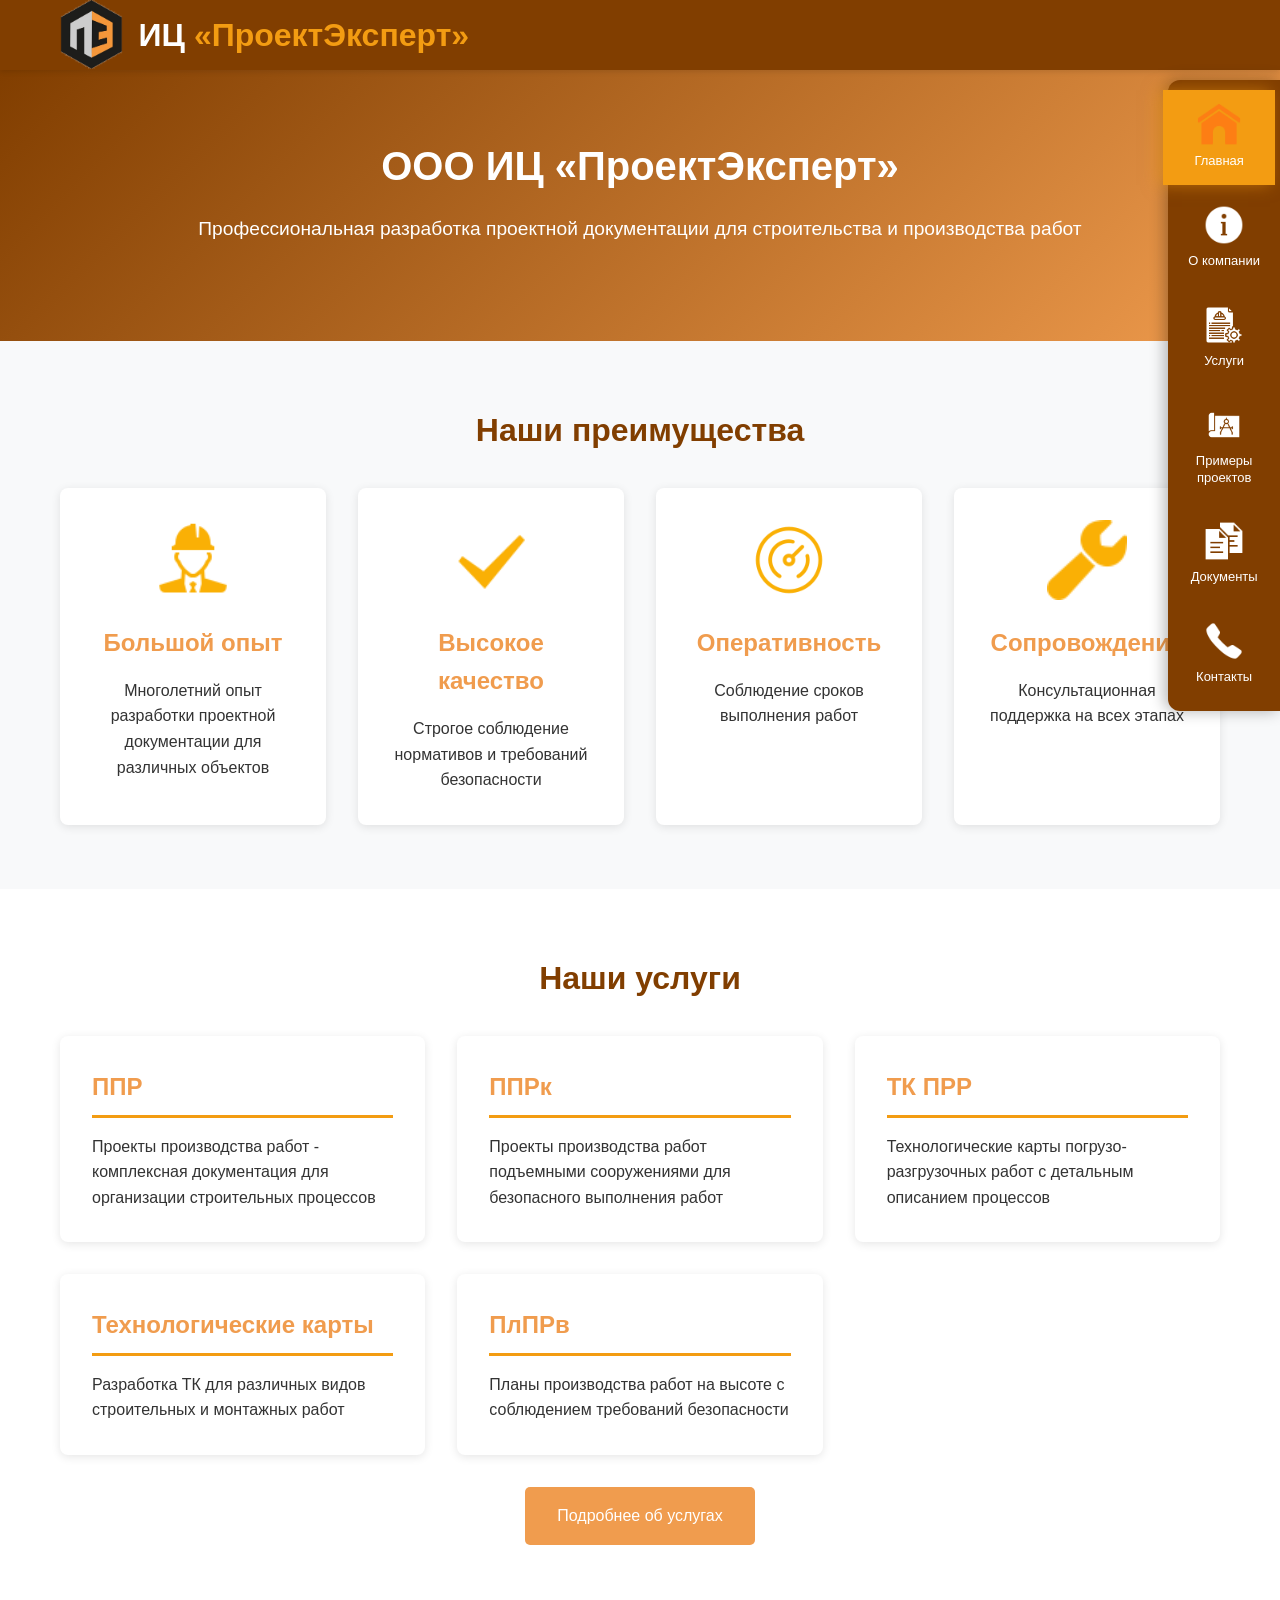
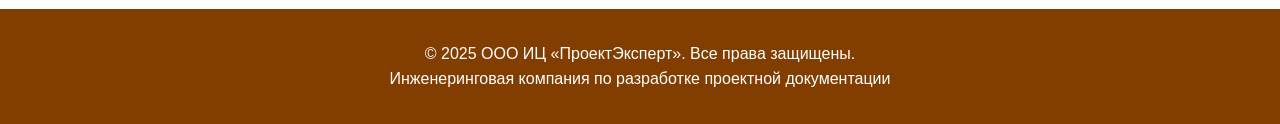
<file: index.html>
<!DOCTYPE html>
<html lang="ru">
<head>
    <meta charset="UTF-8">
    <meta name="viewport" content="width=device-width, initial-scale=1.0">
    <title>Главная - ООО ИЦ «ПроектЭксперт»</title>
    <meta name="description" content="Инженеринговая компания ООО ИЦ «ПроектЭксперт» - профессиональная разработка ППР, ППРк, ТК ПРР, технологических карт и планов производства работ на высоте">
    <link rel="stylesheet" href="css/style.css">
</head>
<body>
    <header>
        <div class="container">
            <div class="header-content">
                <div class="logo">
                    <a href="index.html" class="logo-link">
                        <img src="images/logo/logo.png" alt="Логотип" class="logo-img">
                        <span class="logo-text">ИЦ <span>«ПроектЭксперт»</span></span>
                    </a>
                </div>
            </div>
        </div>
    </header>

    <!-- Вертикальное меню справа -->
    <nav class="vertical-nav">
        <ul>
            <li>
                <a href="index.html">
                    <img src="images/navigation/home.png" alt="Главная" class="nav-icon">
                    <span>Главная</span>
                </a>
            </li>
            <li>
                <a href="about.html">
                    <img src="images/navigation/about.png" alt="О компании" class="nav-icon">
                    <span>О компании</span>
                </a>
            </li>
            <li>
                <a href="services.html">
                    <img src="images/navigation/services.png" alt="Услуги" class="nav-icon">
                    <span>Услуги</span>
                </a>
            </li>
            <li>
                <a href="projects.html">
                    <img src="images/navigation/projects.png" alt="Примеры проектов" class="nav-icon">
                    <span>Примеры<br>проектов</span>
                </a>
            </li>
            <li>
                <a href="documents.html">
                    <img src="images/navigation/documents.png" alt="Документы" class="nav-icon">
                    <span>Документы</span>
                </a>
            </li>
            <li>
                <a href="contacts.html">
                    <img src="images/navigation/contacts.png" alt="Контакты" class="nav-icon">
                    <span>Контакты</span>
                </a>
            </li>
        </ul>
    </nav>

    <section class="hero">
        <div class="container">
            <h1>ООО ИЦ «ПроектЭксперт»</h1>
            <p>Профессиональная разработка проектной документации для строительства и производства работ</p>
        </div>
    </section>

    <section id="advantages">
        <div class="container">
            <h2>Наши преимущества</h2>
            <div class="advantages">
                <div class="advantage-card">
                    <img src="images/icons/experience.png" alt="Опыт">
                    <h3>Большой опыт</h3>
                    <p>Многолетний опыт разработки проектной документации для различных объектов</p>
                </div>
                <div class="advantage-card">
                    <img src="images/icons/quality.png" alt="Качество">
                    <h3>Высокое качество</h3>
                    <p>Строгое соблюдение нормативов и требований безопасности</p>
                </div>
                <div class="advantage-card">
                    <img src="images/icons/speed.png" alt="Скорость">
                    <h3>Оперативность</h3>
                    <p>Соблюдение сроков выполнения работ</p>
                </div>
                <div class="advantage-card">
                    <img src="images/icons/support.png" alt="Поддержка">
                    <h3>Сопровождение</h3>
                    <p>Консультационная поддержка на всех этапах</p>
                </div>
            </div>
        </div>
    </section>

    <section id="services-preview">
        <div class="container">
            <h2>Наши услуги</h2>
            <div class="services-grid">
                <div class="service-card">
                    <h3>ППР</h3>
                    <p>Проекты производства работ - комплексная документация для организации строительных процессов</p>
                </div>
                <div class="service-card">
                    <h3>ППРк</h3>
                    <p>Проекты производства работ подъемными сооружениями для безопасного выполнения работ</p>
                </div>
                <div class="service-card">
                    <h3>ТК ПРР</h3>
                    <p>Технологические карты погрузо-разгрузочных работ с детальным описанием процессов</p>
                </div>
                <div class="service-card">
                    <h3>Технологические карты</h3>
                    <p>Разработка ТК для различных видов строительных и монтажных работ</p>
                </div>
                <div class="service-card">
                    <h3>ПлПРв</h3>
                    <p>Планы производства работ на высоте с соблюдением требований безопасности</p>
                </div>
            </div>
            <div style="text-align: center; margin-top: 2rem;">
                <a href="services.html" style="display: inline-block; padding: 1rem 2rem; background: var(--secondary-color); color: white; text-decoration: none; border-radius: 5px;">Подробнее об услугах</a>
            </div>
        </div>
    </section>

    <footer>
        <div class="container">
            <p>&copy; 2025 ООО ИЦ «ПроектЭксперт». Все права защищены.</p>
            <p>Инженеринговая компания по разработке проектной документации</p>
        </div>
    </footer>
    <script src="js/script.js?v=2"></script>
</body>
</html>
</file>
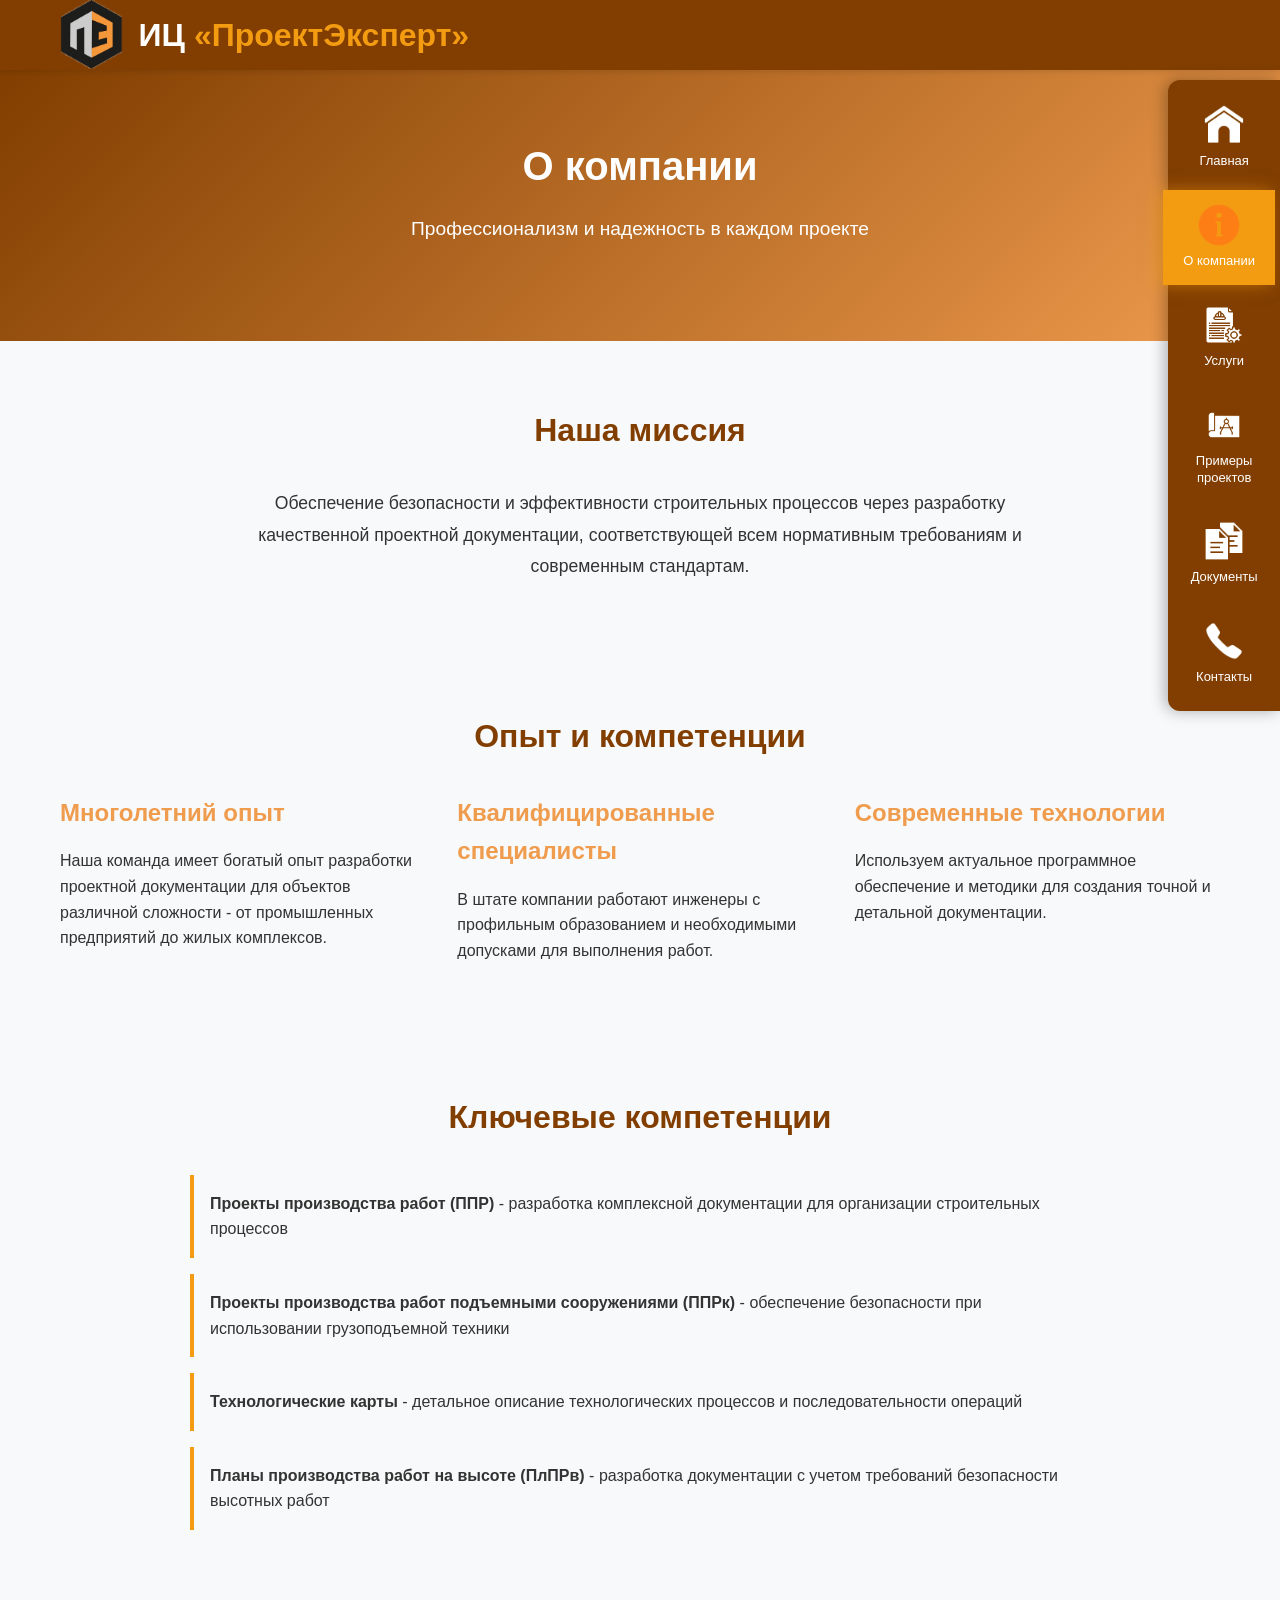
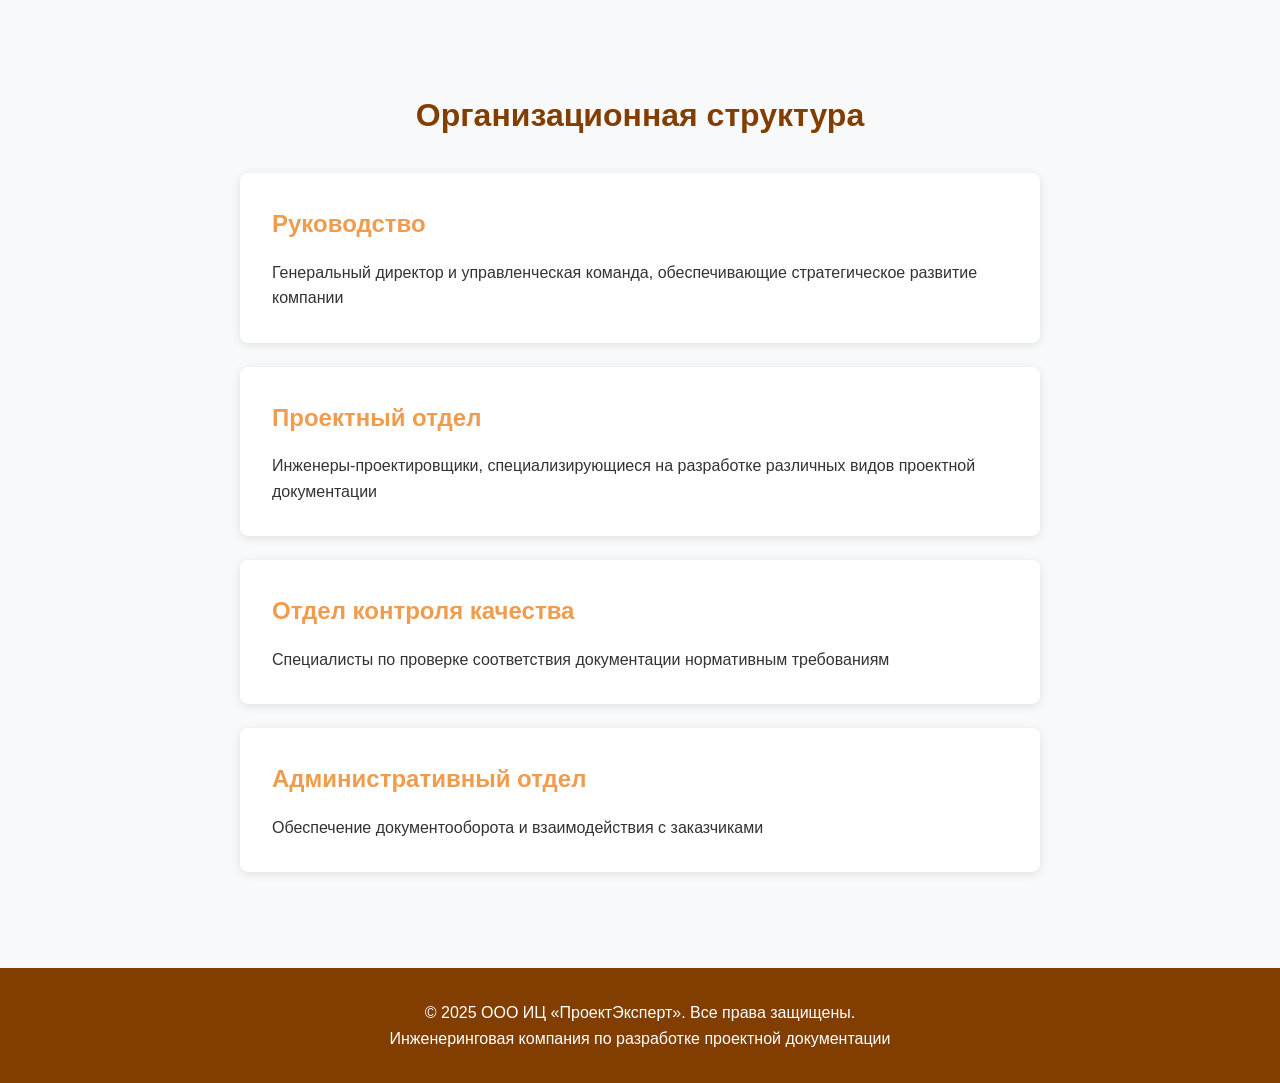
<file: about.html>
<!DOCTYPE html>
<html lang="ru">
<head>
    <meta charset="UTF-8">
    <meta name="viewport" content="width=device-width, initial-scale=1.0">
    <title>О компании - ООО ИЦ «ПроектЭксперт»</title>
    <meta name="description" content="О компании ООО ИЦ «ПроектЭксперт» - миссия, опыт, ключевые компетенции и организационная структура">
    <link rel="stylesheet" href="css/style.css">
</head>
<body>
    <header>
        <div class="container">
            <div class="header-content">
                <div class="logo">
                    <a href="index.html" class="logo-link">
                        <img src="images/logo/logo.png" alt="Логотип" class="logo-img">
                        <span class="logo-text">ИЦ <span>«ПроектЭксперт»</span></span>
                    </a>
                </div>
            </div>
        </div>
    </header>

    <!-- Вертикальное меню справа -->
    <nav class="vertical-nav">
        <ul>
            <li>
                <a href="index.html">
                    <img src="images/navigation/home.png" alt="Главная" class="nav-icon">
                    <span>Главная</span>
                </a>
            </li>
            <li>
                <a href="about.html">
                    <img src="images/navigation/about.png" alt="О компании" class="nav-icon">
                    <span>О компании</span>
                </a>
            </li>
            <li>
                <a href="services.html">
                    <img src="images/navigation/services.png" alt="Услуги" class="nav-icon">
                    <span>Услуги</span>
                </a>
            </li>
            <li>
                <a href="projects.html">
                    <img src="images/navigation/projects.png" alt="Примеры проектов" class="nav-icon">
                    <span>Примеры<br>проектов</span>
                </a>
            </li>
            <li>
                <a href="documents.html">
                    <img src="images/navigation/documents.png" alt="Документы" class="nav-icon">
                    <span>Документы</span>
                </a>
            </li>
            <li>
                <a href="contacts.html">
                    <img src="images/navigation/contacts.png" alt="Контакты" class="nav-icon">
                    <span>Контакты</span>
                </a>
            </li>
        </ul>
    </nav>

    <section class="hero">
        <div class="container">
            <h1>О компании</h1>
            <p>Профессионализм и надежность в каждом проекте</p>
        </div>
    </section>

    <section>
        <div class="container">
            <h2>Наша миссия</h2>
            <p style="text-align: center; max-width: 800px; margin: 0 auto; font-size: 1.1rem; line-height: 1.8;">
                Обеспечение безопасности и эффективности строительных процессов через разработку качественной проектной документации, 
                соответствующей всем нормативным требованиям и современным стандартам.
            </p>
        </div>
    </section>

    <section style="background: var(--bg-light);">
        <div class="container">
            <h2>Опыт и компетенции</h2>
            <div style="display: grid; grid-template-columns: repeat(auto-fit, minmax(300px, 1fr)); gap: 2rem; margin-top: 2rem;">
                <div>
                    <h3>Многолетний опыт</h3>
                    <p>Наша команда имеет богатый опыт разработки проектной документации для объектов различной сложности - 
                    от промышленных предприятий до жилых комплексов.</p>
                </div>
                <div>
                    <h3>Квалифицированные специалисты</h3>
                    <p>В штате компании работают инженеры с профильным образованием и необходимыми допусками для выполнения работ.</p>
                </div>
                <div>
                    <h3>Современные технологии</h3>
                    <p>Используем актуальное программное обеспечение и методики для создания точной и детальной документации.</p>
                </div>
            </div>
        </div>
    </section>

    <section>
        <div class="container">
            <h2>Ключевые компетенции</h2>
            <div style="max-width: 900px; margin: 2rem auto;">
                <ul style="list-style: none; padding: 0;">
                    <li style="padding: 1rem; margin-bottom: 1rem; background: var(--bg-light); border-left: 4px solid var(--accent-color);">
                        <strong>Проекты производства работ (ППР)</strong> - разработка комплексной документации для организации строительных процессов
                    </li>
                    <li style="padding: 1rem; margin-bottom: 1rem; background: var(--bg-light); border-left: 4px solid var(--accent-color);">
                        <strong>Проекты производства работ подъемными сооружениями (ППРк)</strong> - обеспечение безопасности при использовании грузоподъемной техники
                    </li>
                    <li style="padding: 1rem; margin-bottom: 1rem; background: var(--bg-light); border-left: 4px solid var(--accent-color);">
                        <strong>Технологические карты</strong> - детальное описание технологических процессов и последовательности операций
                    </li>
                    <li style="padding: 1rem; margin-bottom: 1rem; background: var(--bg-light); border-left: 4px solid var(--accent-color);">
                        <strong>Планы производства работ на высоте (ПлПРв)</strong> - разработка документации с учетом требований безопасности высотных работ
                    </li>
                </ul>
            </div>
        </div>
    </section>

    <section style="background: var(--bg-light);">
        <div class="container">
            <h2>Организационная структура</h2>
            <div style="max-width: 800px; margin: 2rem auto;">
                <div style="background: white; padding: 2rem; border-radius: 8px; box-shadow: 0 2px 10px rgba(0,0,0,0.1); margin-bottom: 1.5rem;">
                    <h3>Руководство</h3>
                    <p>Генеральный директор и управленческая команда, обеспечивающие стратегическое развитие компании</p>
                </div>
                <div style="background: white; padding: 2rem; border-radius: 8px; box-shadow: 0 2px 10px rgba(0,0,0,0.1); margin-bottom: 1.5rem;">
                    <h3>Проектный отдел</h3>
                    <p>Инженеры-проектировщики, специализирующиеся на разработке различных видов проектной документации</p>
                </div>
                <div style="background: white; padding: 2rem; border-radius: 8px; box-shadow: 0 2px 10px rgba(0,0,0,0.1); margin-bottom: 1.5rem;">
                    <h3>Отдел контроля качества</h3>
                    <p>Специалисты по проверке соответствия документации нормативным требованиям</p>
                </div>
                <div style="background: white; padding: 2rem; border-radius: 8px; box-shadow: 0 2px 10px rgba(0,0,0,0.1);">
                    <h3>Административный отдел</h3>
                    <p>Обеспечение документооборота и взаимодействия с заказчиками</p>
                </div>
            </div>
        </div>
    </section>

    <footer>
        <div class="container">
            <p>&copy; 2025 ООО ИЦ «ПроектЭксперт». Все права защищены.</p>
            <p>Инженеринговая компания по разработке проектной документации</p>
        </div>
    </footer>
    <script src="js/script.js?v=2"></script>
</body>
</html>
</file>
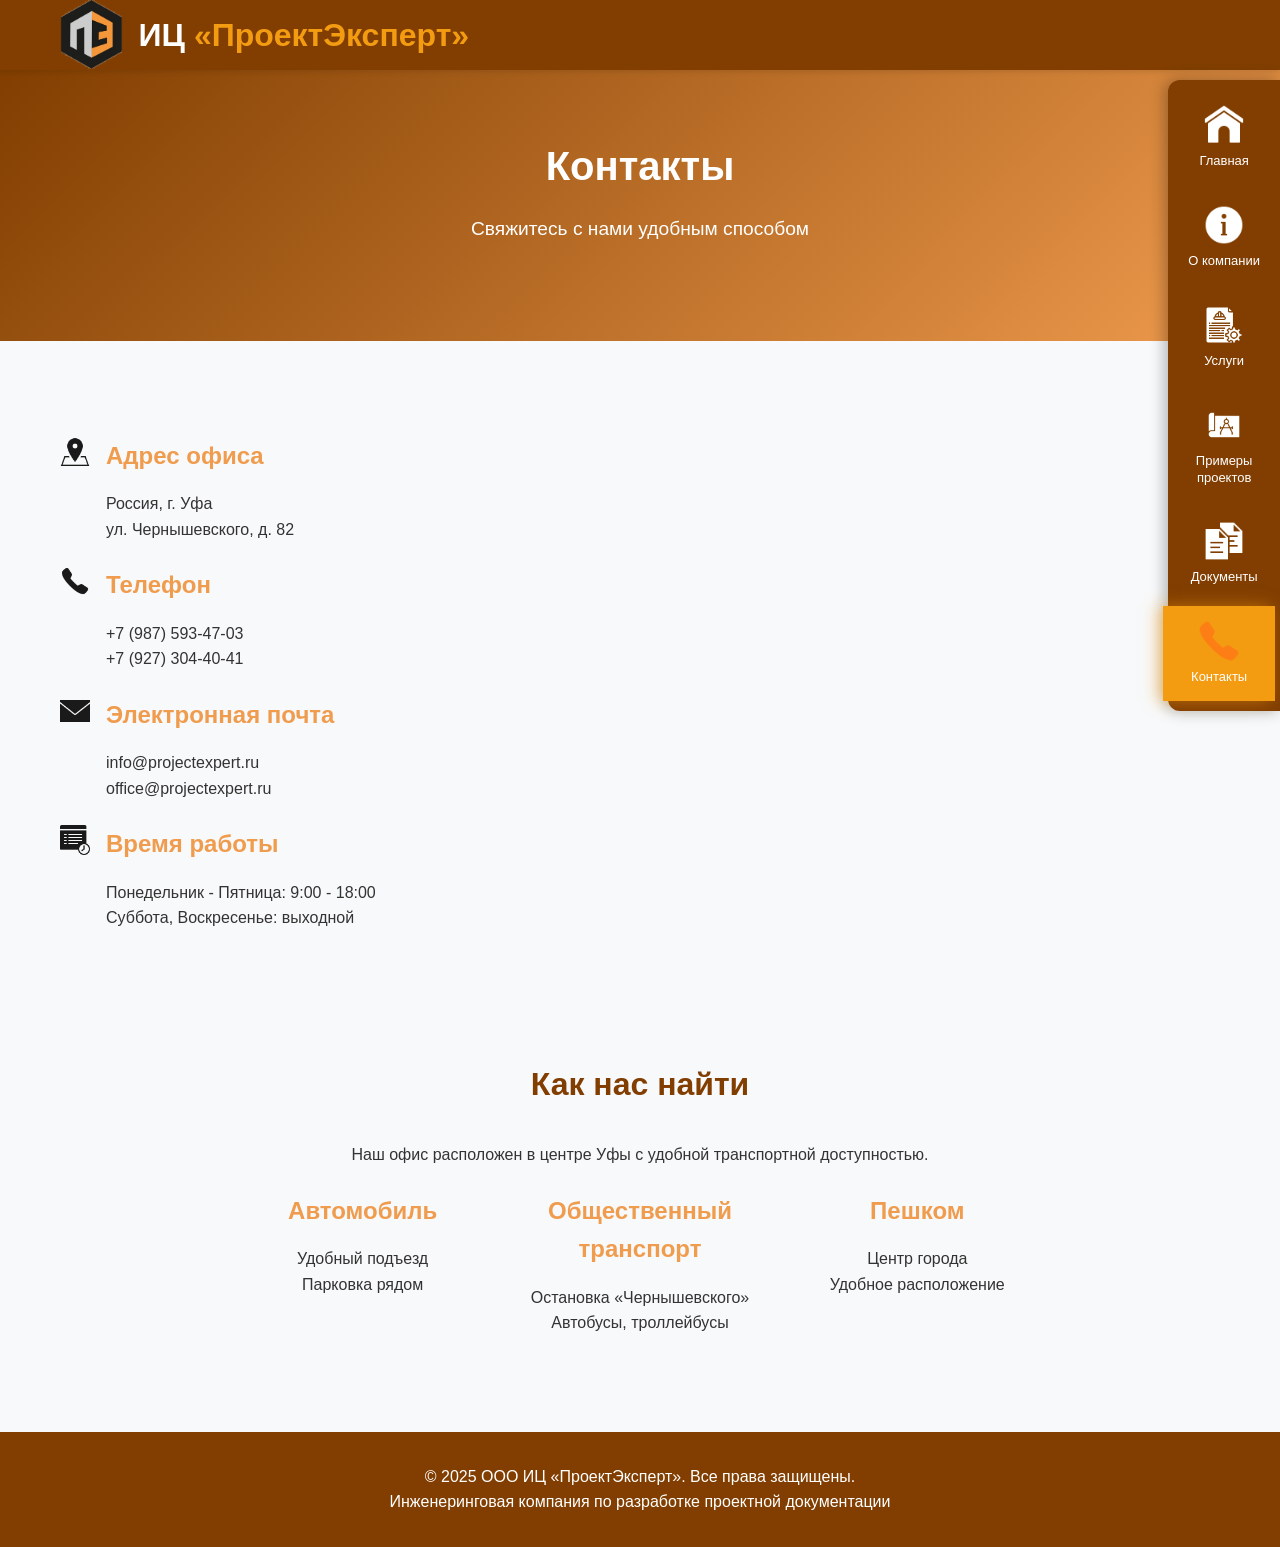
<file: contacts.html>
<!DOCTYPE html>
<html lang="ru">
<head>
    <meta charset="UTF-8">
    <meta name="viewport" content="width=device-width, initial-scale=1.0">
    <title>Контакты - ООО ИЦ «ПроектЭксперт»</title>
    <meta name="description" content="Контактная информация компании ООО ИЦ «ПроектЭксперт» - адрес, телефон, email">
    <link rel="stylesheet" href="css/style.css">
</head>
<body>
    <header>
        <div class="container">
            <div class="header-content">
                <div class="logo">
                    <a href="index.html" class="logo-link">
                        <img src="images/logo/logo.png" alt="Логотип" class="logo-img">
                        <span class="logo-text">ИЦ <span>«ПроектЭксперт»</span></span>
                    </a>
                </div>
            </div>
        </div>
    </header>

    <!-- Вертикальное меню справа -->
    <nav class="vertical-nav">
        <ul>
            <li>
                <a href="index.html">
                    <img src="images/navigation/home.png" alt="Главная" class="nav-icon">
                    <span>Главная</span>
                </a>
            </li>
            <li>
                <a href="about.html">
                    <img src="images/navigation/about.png" alt="О компании" class="nav-icon">
                    <span>О компании</span>
                </a>
            </li>
            <li>
                <a href="services.html">
                    <img src="images/navigation/services.png" alt="Услуги" class="nav-icon">
                    <span>Услуги</span>
                </a>
            </li>
            <li>
                <a href="projects.html">
                    <img src="images/navigation/projects.png" alt="Примеры проектов" class="nav-icon">
                    <span>Примеры<br>проектов</span>
                </a>
            </li>
            <li>
                <a href="documents.html">
                    <img src="images/navigation/documents.png" alt="Документы" class="nav-icon">
                    <span>Документы</span>
                </a>
            </li>
            <li>
                <a href="contacts.html">
                    <img src="images/navigation/contacts.png" alt="Контакты" class="nav-icon">
                    <span>Контакты</span>
                </a>
            </li>
        </ul>
    </nav>

    <section class="hero">
        <div class="container">
            <h1>Контакты</h1>
            <p>Свяжитесь с нами удобным способом</p>
        </div>
    </section>

    <section>
        <div class="container">
            <div class="contacts-content">
                <div class="contact-info">
                    <div class="contact-item">
                        <img src="images/icons/location.png" alt="Адрес">
                        <div>
                            <h3>Адрес офиса</h3>
                            <p>Россия, г. Уфа<br>ул. Чернышевского, д. 82</p>
                        </div>
                    </div>

                    <div class="contact-item">
                        <img src="images/icons/phone.png" alt="Телефон">
                        <div>
                            <h3>Телефон</h3>
                            <p>+7 (987) 593-47-03<br>+7 (927) 304-40-41</p>
                        </div>
                    </div>

                    <div class="contact-item">
                        <img src="images/icons/email.png" alt="Email">
                        <div>
                            <h3>Электронная почта</h3>
                            <p>info@projectexpert.ru<br>office@projectexpert.ru</p>
                        </div>
                    </div>

                    <div class="contact-item">
                        <img src="images/icons/clock.png" alt="Время работы">
                        <div>
                            <h3>Время работы</h3>
                            <p>Понедельник - Пятница: 9:00 - 18:00<br>Суббота, Воскресенье: выходной</p>
                        </div>
                    </div>
                </div>

                <div class="map-container">
                    <iframe src="https://www.google.com/maps?q=54.729590,55.941327&hl=ru&z=17&output=embed" allowfullscreen="" loading="lazy" style="border:0;"></iframe>
                </div>
            </div>
        </div>
    </section>

    <section style="background: var(--bg-light);">
        <div class="container">
            <h2>Как нас найти</h2>
            <div style="max-width: 800px; margin: 2rem auto;">
                <p style="text-align: center; margin-bottom: 1.5rem;">
                    Наш офис расположен в центре Уфы с удобной транспортной доступностью.
                </p>
                <div style="display: grid; grid-template-columns: repeat(auto-fit, minmax(200px, 1fr)); gap: 2rem; text-align: center;">
                    <div>
                        <h3>Автомобиль</h3>
                        <p>Удобный подъезд<br>Парковка рядом</p>
                    </div>
                    <div>
                        <h3>Общественный транспорт</h3>
                        <p>Остановка «Чернышевского»<br>Автобусы, троллейбусы</p>
                    </div>
                    <div>
                        <h3>Пешком</h3>
                        <p>Центр города<br>Удобное расположение</p>
                    </div>
                </div>
            </div>
        </div>
    </section>

    <footer>
        <div class="container">
            <p>&copy; 2025 ООО ИЦ «ПроектЭксперт». Все права защищены.</p>
            <p>Инженеринговая компания по разработке проектной документации</p>
        </div>
    </footer>
    <script src="js/script.js?v=2"></script>
</body>
</html>
</file>
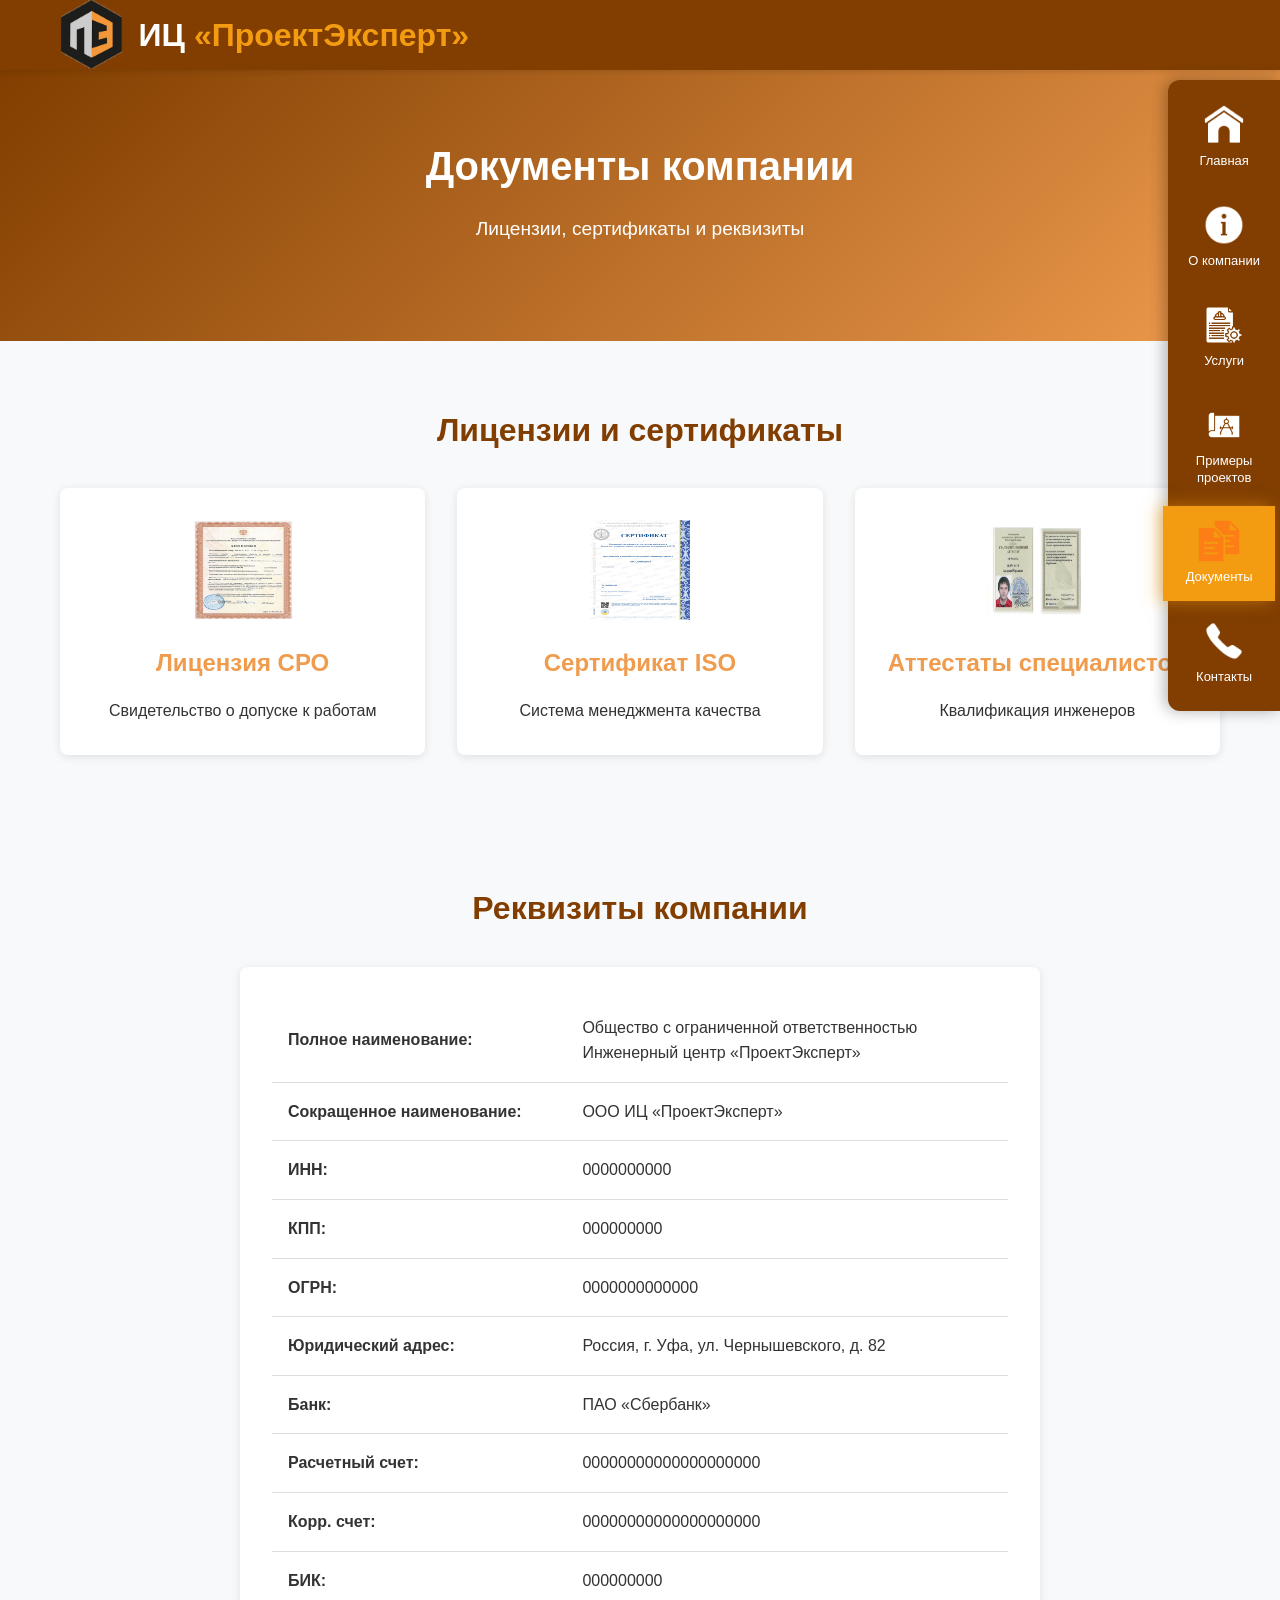
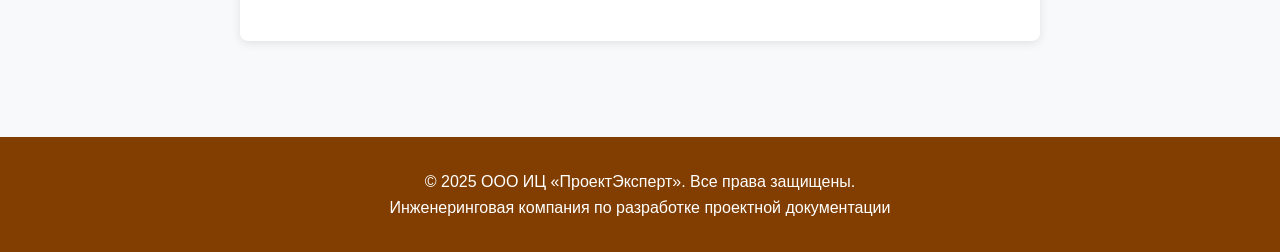
<file: documents.html>
<!DOCTYPE html>
<html lang="ru">
<head>
    <meta charset="UTF-8">
    <meta name="viewport" content="width=device-width, initial-scale=1.0">
    <title>Документы - ООО ИЦ «ПроектЭксперт»</title>
    <meta name="description" content="Лицензии, сертификаты и реквизиты компании ООО ИЦ «ПроектЭксперт»">
    <link rel="stylesheet" href="css/style.css">
</head>
<body>
    <header>
        <div class="container">
            <div class="header-content">
                <div class="logo">
                    <a href="index.html" class="logo-link">
                        <img src="images/logo/logo.png" alt="Логотип" class="logo-img">
                        <span class="logo-text">ИЦ <span>«ПроектЭксперт»</span></span>
                    </a>
                </div>
            </div>
        </div>
    </header>

    <!-- Вертикальное меню справа -->
    <nav class="vertical-nav">
        <ul>
            <li>
                <a href="index.html">
                    <img src="images/navigation/home.png" alt="Главная" class="nav-icon">
                    <span>Главная</span>
                </a>
            </li>
            <li>
                <a href="about.html">
                    <img src="images/navigation/about.png" alt="О компании" class="nav-icon">
                    <span>О компании</span>
                </a>
            </li>
            <li>
                <a href="services.html">
                    <img src="images/navigation/services.png" alt="Услуги" class="nav-icon">
                    <span>Услуги</span>
                </a>
            </li>
            <li>
                <a href="projects.html">
                    <img src="images/navigation/projects.png" alt="Примеры проектов" class="nav-icon">
                    <span>Примеры<br>проектов</span>
                </a>
            </li>
            <li>
                <a href="documents.html">
                    <img src="images/navigation/documents.png" alt="Документы" class="nav-icon">
                    <span>Документы</span>
                </a>
            </li>
            <li>
                <a href="contacts.html">
                    <img src="images/navigation/contacts.png" alt="Контакты" class="nav-icon">
                    <span>Контакты</span>
                </a>
            </li>
        </ul>
    </nav>

    <section class="hero">
        <div class="container">
            <h1>Документы компании</h1>
            <p>Лицензии, сертификаты и реквизиты</p>
        </div>
    </section>

    <section>
        <div class="container">
            <h2>Лицензии и сертификаты</h2>
            <div class="documents-grid">
                <div class="document-card">
                    <a href="images/documents/license1.jpg" class="document-link">
                        <img src="images/documents/license1.jpg" alt="Лицензия">
                        <h3>Лицензия СРО</h3>
                        <p>Свидетельство о допуске к работам</p>
                    </a>
                </div>
                <div class="document-card">
                    <a href="images/documents/certificate1.jpg" class="document-link">
                        <img src="images/documents/certificate1.jpg" alt="Сертификат">
                        <h3>Сертификат ISO</h3>
                        <p>Система менеджмента качества</p>
                    </a>
                </div>
                <div class="document-card">
                    <a href="images/documents/certificate2.jpg" class="document-link">
                        <img src="images/documents/certificate2.jpg" alt="Сертификат">
                        <h3>Аттестаты специалистов</h3>
                        <p>Квалификация инженеров</p>
                    </a>
                </div>
            </div>
        </div>
    </section>

    <section style="background: var(--bg-light);">
        <div class="container">
            <h2>Реквизиты компании</h2>
            <div style="max-width: 800px; margin: 2rem auto; background: white; padding: 2rem; border-radius: 8px; box-shadow: 0 2px 10px rgba(0,0,0,0.1);">
                <table style="width: 100%; border-collapse: collapse;">
                    <tr style="border-bottom: 1px solid #ddd;">
                        <td style="padding: 1rem; font-weight: bold; width: 40%;">Полное наименование:</td>
                        <td style="padding: 1rem;">Общество с ограниченной ответственностью Инженерный центр «ПроектЭксперт»</td>
                    </tr>
                    <tr style="border-bottom: 1px solid #ddd;">
                        <td style="padding: 1rem; font-weight: bold;">Сокращенное наименование:</td>
                        <td style="padding: 1rem;">ООО ИЦ «ПроектЭксперт»</td>
                    </tr>
                    <tr style="border-bottom: 1px solid #ddd;">
                        <td style="padding: 1rem; font-weight: bold;">ИНН:</td>
                        <td style="padding: 1rem;">0000000000</td>
                    </tr>
                    <tr style="border-bottom: 1px solid #ddd;">
                        <td style="padding: 1rem; font-weight: bold;">КПП:</td>
                        <td style="padding: 1rem;">000000000</td>
                    </tr>
                    <tr style="border-bottom: 1px solid #ddd;">
                        <td style="padding: 1rem; font-weight: bold;">ОГРН:</td>
                        <td style="padding: 1rem;">0000000000000</td>
                    </tr>
                    <tr style="border-bottom: 1px solid #ddd;">
                        <td style="padding: 1rem; font-weight: bold;">Юридический адрес:</td>
                        <td style="padding: 1rem;">Россия, г. Уфа, ул. Чернышевского, д. 82</td>
                    </tr>
                    <tr style="border-bottom: 1px solid #ddd;">
                        <td style="padding: 1rem; font-weight: bold;">Банк:</td>
                        <td style="padding: 1rem;">ПАО «Сбербанк»</td>
                    </tr>
                    <tr style="border-bottom: 1px solid #ddd;">
                        <td style="padding: 1rem; font-weight: bold;">Расчетный счет:</td>
                        <td style="padding: 1rem;">00000000000000000000</td>
                    </tr>
                    <tr style="border-bottom: 1px solid #ddd;">
                        <td style="padding: 1rem; font-weight: bold;">Корр. счет:</td>
                        <td style="padding: 1rem;">00000000000000000000</td>
                    </tr>
                    <tr>
                        <td style="padding: 1rem; font-weight: bold;">БИК:</td>
                        <td style="padding: 1rem;">000000000</td>
                    </tr>
                </table>
            </div>
        </div>
    </section>

    <footer>
        <div class="container">
            <p>&copy; 2025 ООО ИЦ «ПроектЭксперт». Все права защищены.</p>
            <p>Инженеринговая компания по разработке проектной документации</p>
        </div>
    </footer>
    <script src="js/script.js?v=2"></script>
</body>
</html>
</file>
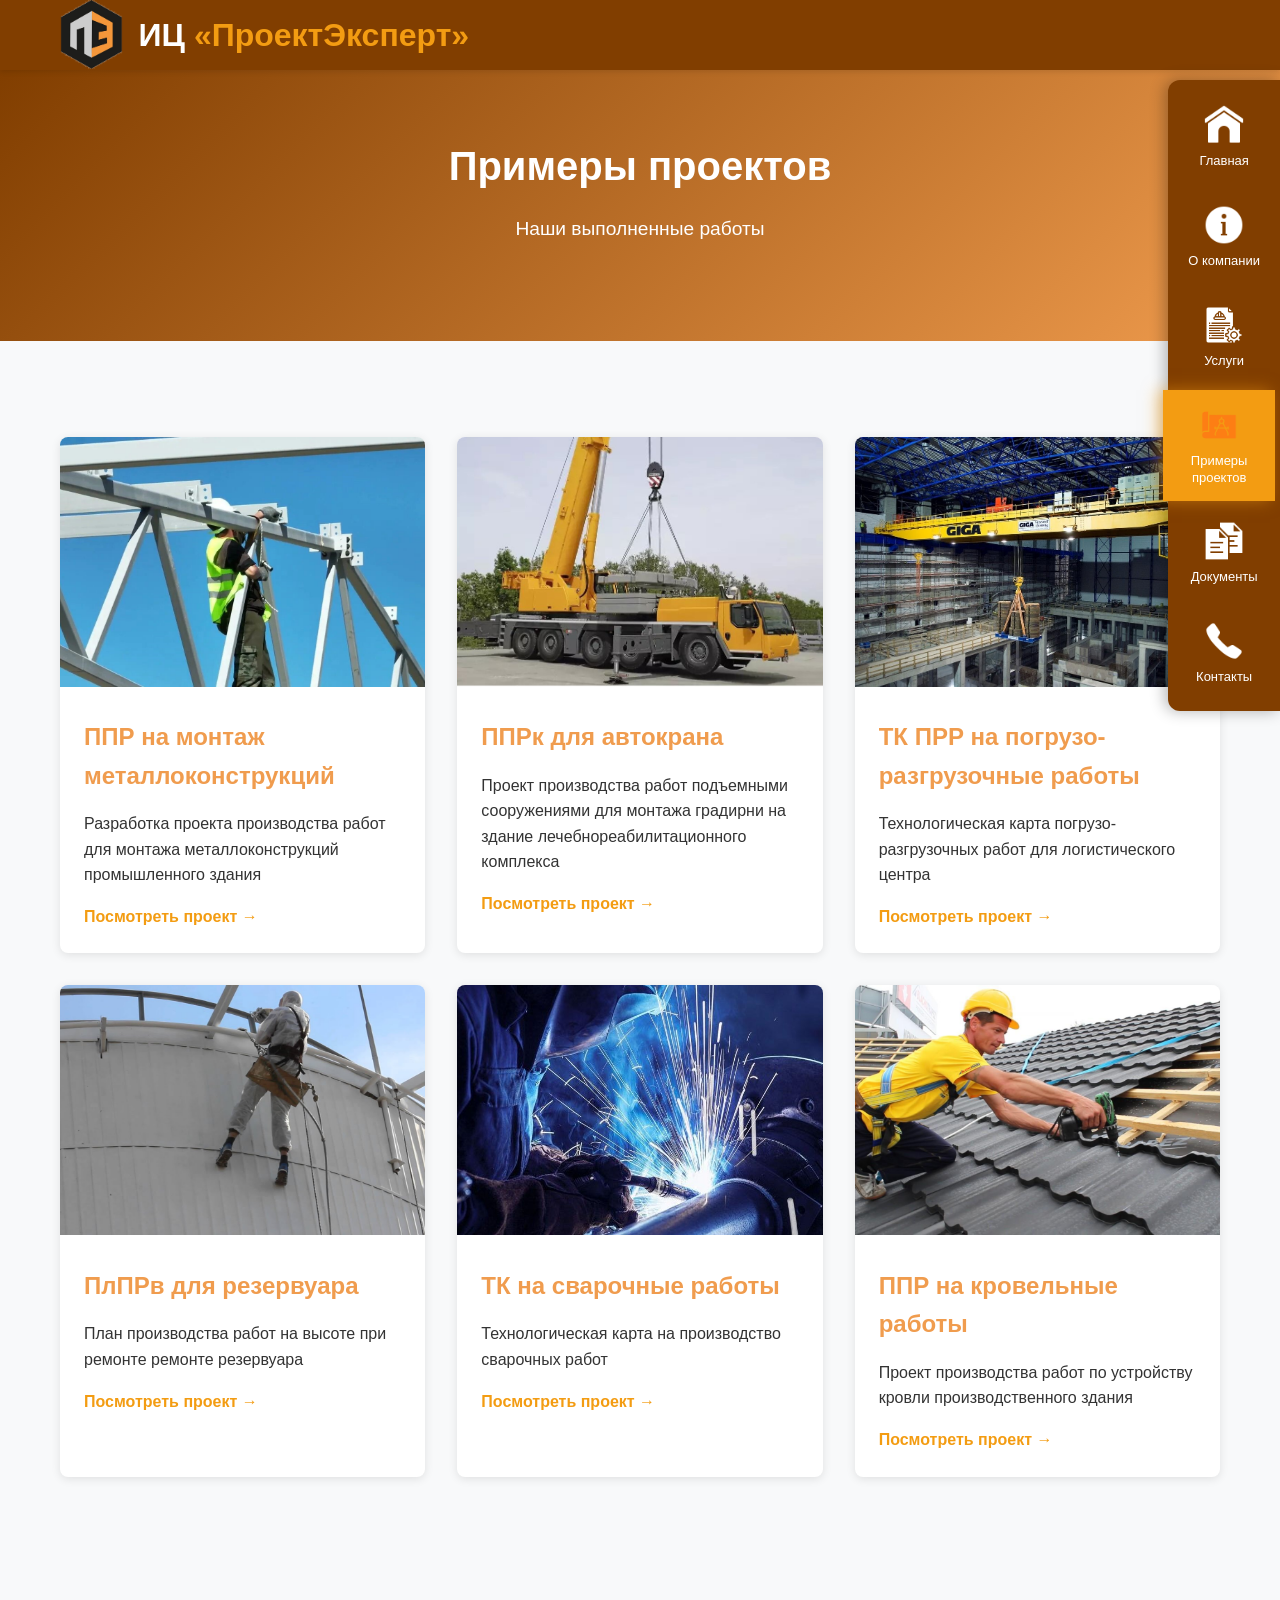
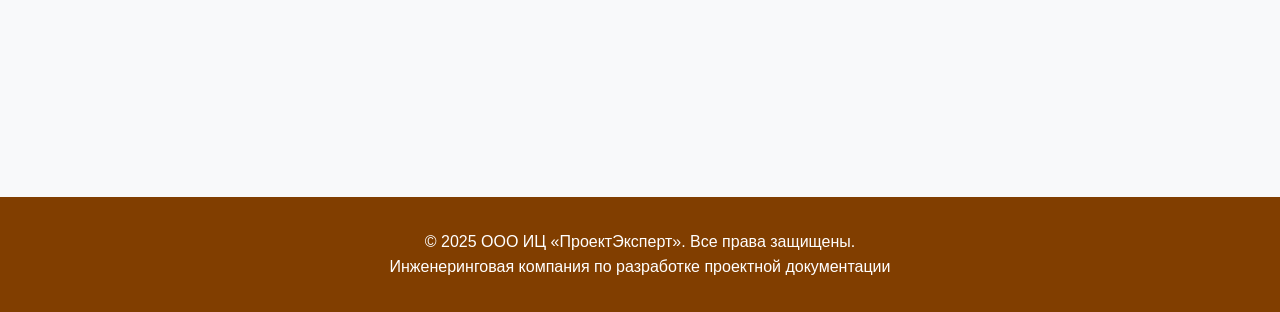
<file: projects.html>
<!DOCTYPE html>
<html lang="ru">
<head>
    <meta charset="UTF-8">
    <meta name="viewport" content="width=device-width, initial-scale=1.0">
    <title>Примеры проектов - ООО ИЦ «ПроектЭксперт»</title>
    <meta name="description" content="Примеры выполненных проектов компании ООО ИЦ «ПроектЭксперт»">
    <link rel="stylesheet" href="css/style.css">
</head>
<body>
    <header>
        <div class="container">
            <div class="header-content">
                <div class="logo">
                    <a href="index.html" class="logo-link">
                        <img src="images/logo/logo.png" alt="Логотип" class="logo-img">
                        <span class="logo-text">ИЦ <span>«ПроектЭксперт»</span></span>
                    </a>
                </div>
            </div>
        </div>
    </header>

    <!-- Вертикальное меню справа -->
    <nav class="vertical-nav">
        <ul>
            <li>
                <a href="index.html">
                    <img src="images/navigation/home.png" alt="Главная" class="nav-icon">
                    <span>Главная</span>
                </a>
            </li>
            <li>
                <a href="about.html">
                    <img src="images/navigation/about.png" alt="О компании" class="nav-icon">
                    <span>О компании</span>
                </a>
            </li>
            <li>
                <a href="services.html">
                    <img src="images/navigation/services.png" alt="Услуги" class="nav-icon">
                    <span>Услуги</span>
                </a>
            </li>
            <li>
                <a href="projects.html">
                    <img src="images/navigation/projects.png" alt="Примеры проектов" class="nav-icon">
                    <span>Примеры<br>проектов</span>
                </a>
            </li>
            <li>
                <a href="documents.html">
                    <img src="images/navigation/documents.png" alt="Документы" class="nav-icon">
                    <span>Документы</span>
                </a>
            </li>
            <li>
                <a href="contacts.html">
                    <img src="images/navigation/contacts.png" alt="Контакты" class="nav-icon">
                    <span>Контакты</span>
                </a>
            </li>
        </ul>
    </nav>

    <section class="hero">
        <div class="container">
            <h1>Примеры проектов</h1>
            <p>Наши выполненные работы</p>
        </div>
    </section>

    <section>
        <div class="container">
            <div class="projects-grid">
                <div class="project-card">
                    <img src="images/projects/project1.jpg" alt="Проект 1">
                    <div class="project-info">
                        <h3>ППР на монтаж металлоконструкций</h3>
                        <p>Разработка проекта производства работ для монтажа металлоконструкций промышленного здания</p>
                        <a href="pdf/projects/ppr-montazh.pdf" class="pdf-link btn-link">Посмотреть проект →</a>
                    </div>
                </div>

                <div class="project-card">
                    <img src="images/projects/project2.jpg" alt="Проект 2">
                    <div class="project-info">
                        <h3>ППРк для автокрана</h3>
                        <p>Проект производства работ подъемными сооружениями для монтажа градирни на здание лечебнореабилитационного комплекса </p>
                        <a href="pdf/projects/pprk-kran.pdf" class="pdf-link btn-link">Посмотреть проект →</a>
                    </div>
                </div>

                <div class="project-card">
                    <img src="images/projects/project3.jpg" alt="Проект 3">
                    <div class="project-info">
                        <h3>ТК ПРР на погрузо-разгрузочные работы</h3>
                        <p>Технологическая карта погрузо-разгрузочных работ для логистического центра</p>
                        <a href="pdf/projects/tk-prr-sklad.pdf" class="pdf-link btn-link">Посмотреть проект →</a>
                    </div>
                </div>

                <div class="project-card">
                    <img src="images/projects/project4.jpg" alt="Проект 4">
                    <div class="project-info">
                        <h3>ПлПРв для резервуара</h3>
                        <p>План производства работ на высоте при ремонте ремонте резервуара</p>
                        <a href="pdf/projects/plprv-fasad.pdf" class="pdf-link btn-link">Посмотреть проект →</a>
                    </div>
                </div>

                <div class="project-card">
                    <img src="images/projects/project5.jpg" alt="Проект 5">
                    <div class="project-info">
                        <h3>ТК на сварочные работы</h3>
                        <p>Технологическая карта на производство сварочных работ</p>
                        <a href="pdf/projects/tk-beton.pdf" class="pdf-link btn-link">Посмотреть проект →</a>
                    </div>
                </div>

                <div class="project-card">
                    <img src="images/projects/project6.jpg" alt="Проект 6">
                    <div class="project-info">
                        <h3>ППР на кровельные работы</h3>
                        <p>Проект производства работ по устройству кровли производственного здания</p>
                        <a href="pdf/projects/ppr-krovlya.pdf" class="pdf-link btn-link">Посмотреть проект →</a>
                    </div>
                </div>
            </div>
        </div>
        </br>
    </br>
    </br>
    </br>
    </br>
    </br>
    </br>
    </br>
    </br></br>
    </section>

    <footer>
        <div class="container">
            <p>&copy; 2025 ООО ИЦ «ПроектЭксперт». Все права защищены.</p>
            <p>Инженеринговая компания по разработке проектной документации</p>
        </div>
    </footer>
    <script src="js/script.js?v=2"></script>
</body>
</html>
</file>
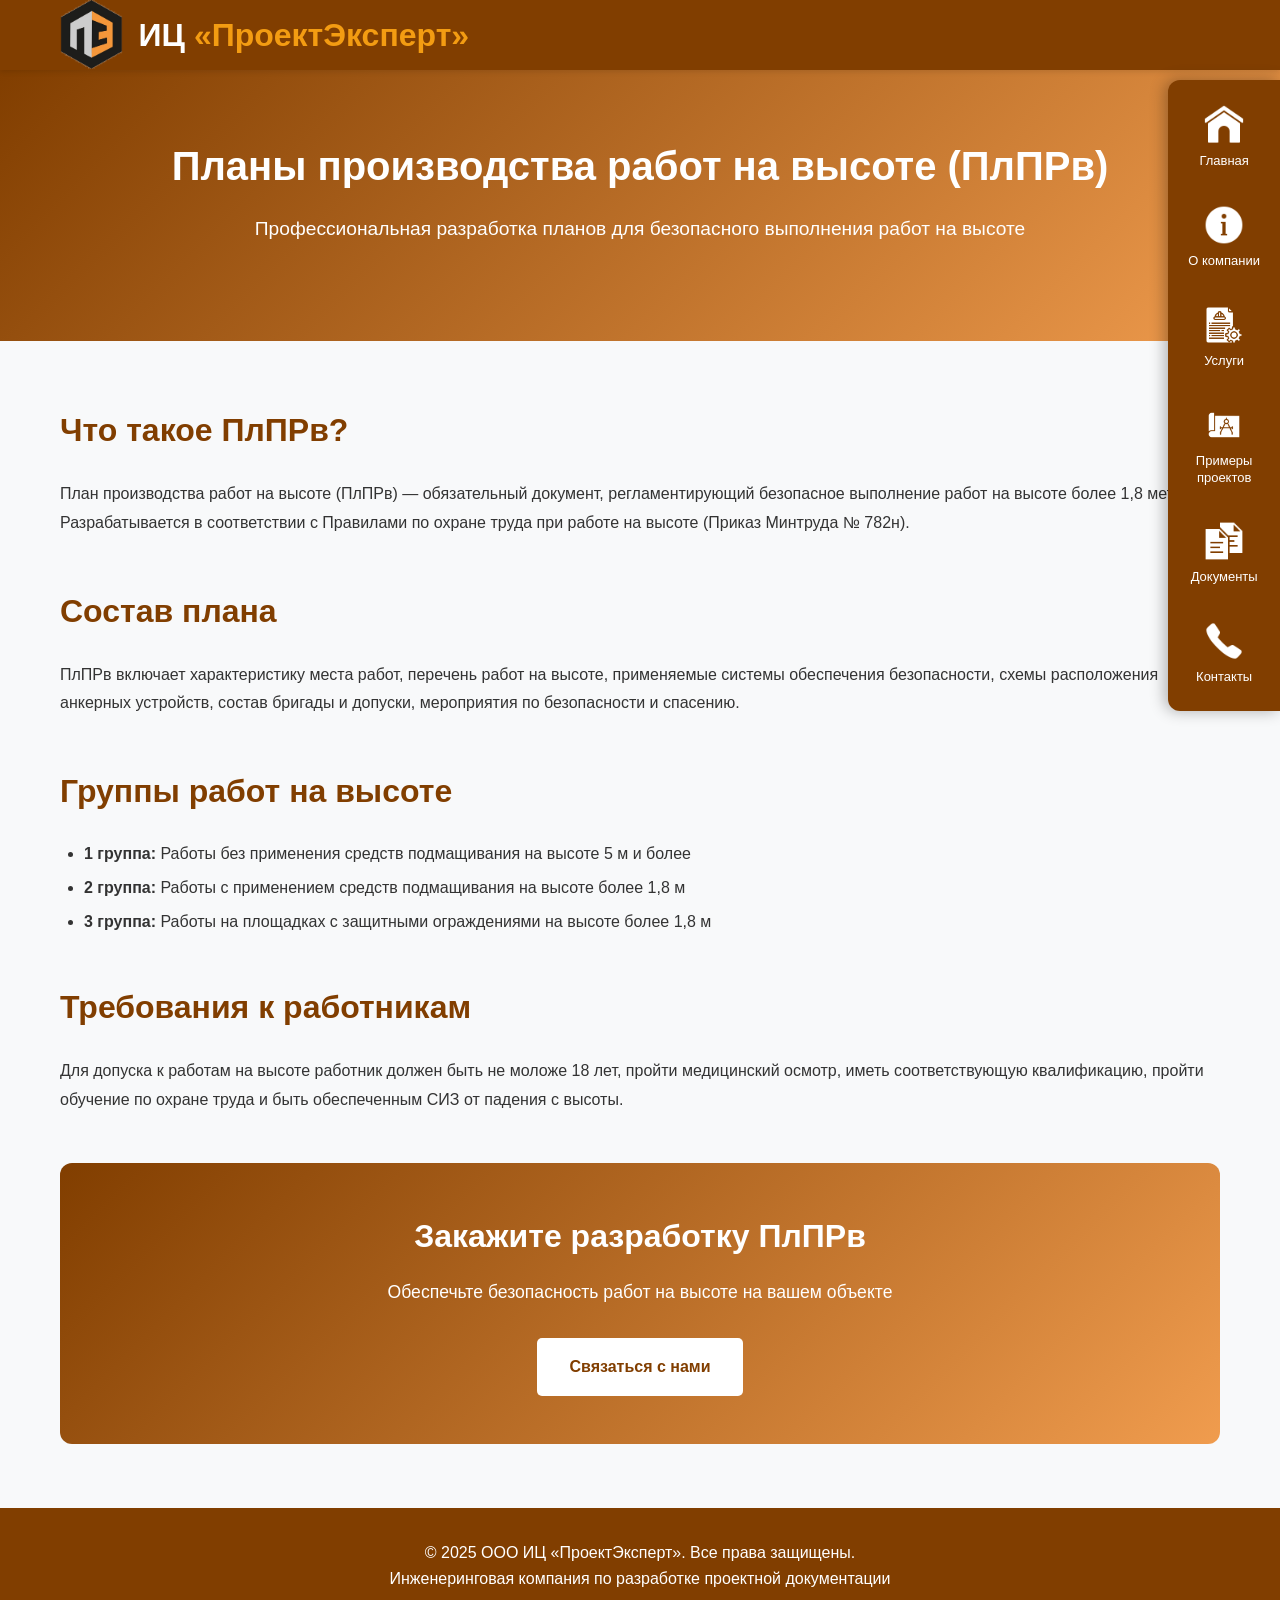
<file: service-plprv.html>
<!DOCTYPE html>
<html lang="ru">
<head>
    <meta charset="UTF-8">
    <meta name="viewport" content="width=device-width, initial-scale=1.0">
    <title>Планы производства работ на высоте (ПлПРв) - ООО ИЦ «ПроектЭксперт»</title>
    <meta name="description" content="Разработка планов производства работ на высоте (ПлПРв) - обеспечение безопасности при работах на высоте">
    <link rel="stylesheet" href="css/style.css">
</head>
<body>
    <header>
        <div class="container">
            <div class="header-content">
                <div class="logo">
                    <a href="index.html" class="logo-link">
                        <img src="images/logo/logo.png" alt="Логотип" class="logo-img">
                        <span class="logo-text">ИЦ <span>«ПроектЭксперт»</span></span>
                    </a>
                </div>
            </div>
        </div>
    </header>

    <nav class="vertical-nav">
        <ul>
            <li><a href="index.html"><img src="images/navigation/home.png" alt="Главная" class="nav-icon"><span>Главная</span></a></li>
            <li><a href="about.html"><img src="images/navigation/about.png" alt="О компании" class="nav-icon"><span>О компании</span></a></li>
            <li><a href="services.html"><img src="images/navigation/services.png" alt="Услуги" class="nav-icon"><span>Услуги</span></a></li>
            <li><a href="projects.html"><img src="images/navigation/projects.png" alt="Примеры проектов" class="nav-icon"><span>Примеры<br>проектов</span></a></li>
            <li><a href="documents.html"><img src="images/navigation/documents.png" alt="Документы" class="nav-icon"><span>Документы</span></a></li>
            <li><a href="contacts.html"><img src="images/navigation/contacts.png" alt="Контакты" class="nav-icon"><span>Контакты</span></a></li>
        </ul>
    </nav>

    <section class="hero">
        <div class="container">
            <h1>Планы производства работ на высоте (ПлПРв)</h1>
            <p>Профессиональная разработка планов для безопасного выполнения работ на высоте</p>
        </div>
    </section>

    <section>
        <div class="container">
            <div class="content-block">
                <h2>Что такое ПлПРв?</h2>
                <p>План производства работ на высоте (ПлПРв) — обязательный документ, регламентирующий безопасное выполнение работ на высоте более 1,8 метра. Разрабатывается в соответствии с Правилами по охране труда при работе на высоте (Приказ Минтруда № 782н).</p>
            </div>

            <div class="content-block">
                <h2>Состав плана</h2>
                <p>ПлПРв включает характеристику места работ, перечень работ на высоте, применяемые системы обеспечения безопасности, схемы расположения анкерных устройств, состав бригады и допуски, мероприятия по безопасности и спасению.</p>
            </div>

            <div class="content-block">
                <h2>Группы работ на высоте</h2>
                <ul style="padding-left: 1.5rem;">
                    <li><strong>1 группа:</strong> Работы без применения средств подмащивания на высоте 5 м и более</li>
                    <li><strong>2 группа:</strong> Работы с применением средств подмащивания на высоте более 1,8 м</li>
                    <li><strong>3 группа:</strong> Работы на площадках с защитными ограждениями на высоте более 1,8 м</li>
                </ul>
            </div>

            <div class="content-block">
                <h2>Требования к работникам</h2>
                <p>Для допуска к работам на высоте работник должен быть не моложе 18 лет, пройти медицинский осмотр, иметь соответствующую квалификацию, пройти обучение по охране труда и быть обеспеченным СИЗ от падения с высоты.</p>
            </div>

            <div class="cta-block">
                <h2>Закажите разработку ПлПРв</h2>
                <p>Обеспечьте безопасность работ на высоте на вашем объекте</p>
                <a href="contacts.html" class="btn">Связаться с нами</a>
            </div>
        </div>
    </section>

    <footer>
        <div class="container">
            <p>&copy; 2025 ООО ИЦ «ПроектЭксперт». Все права защищены.</p>
            <p>Инженеринговая компания по разработке проектной документации</p>
        </div>
    </footer>
    <script src="js/script.js?v=2"></script>
</body>
</html>
</file>
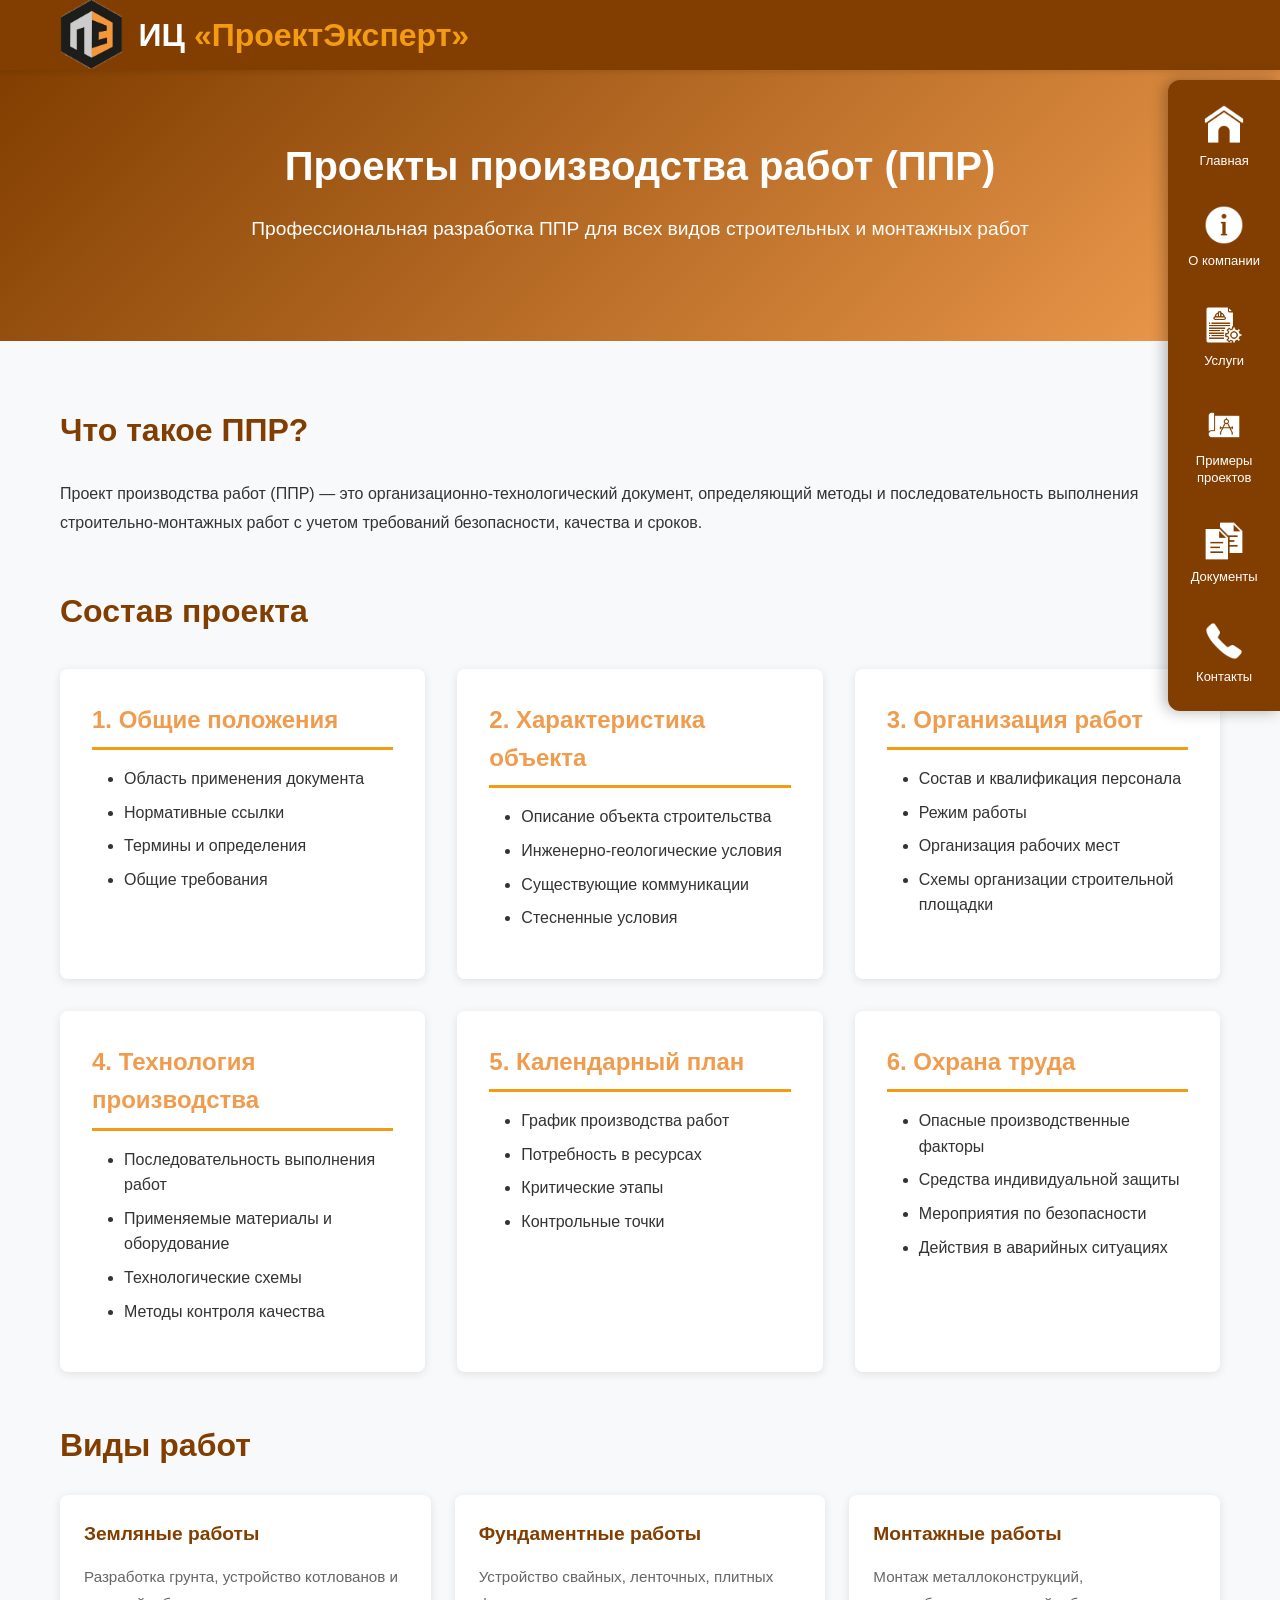
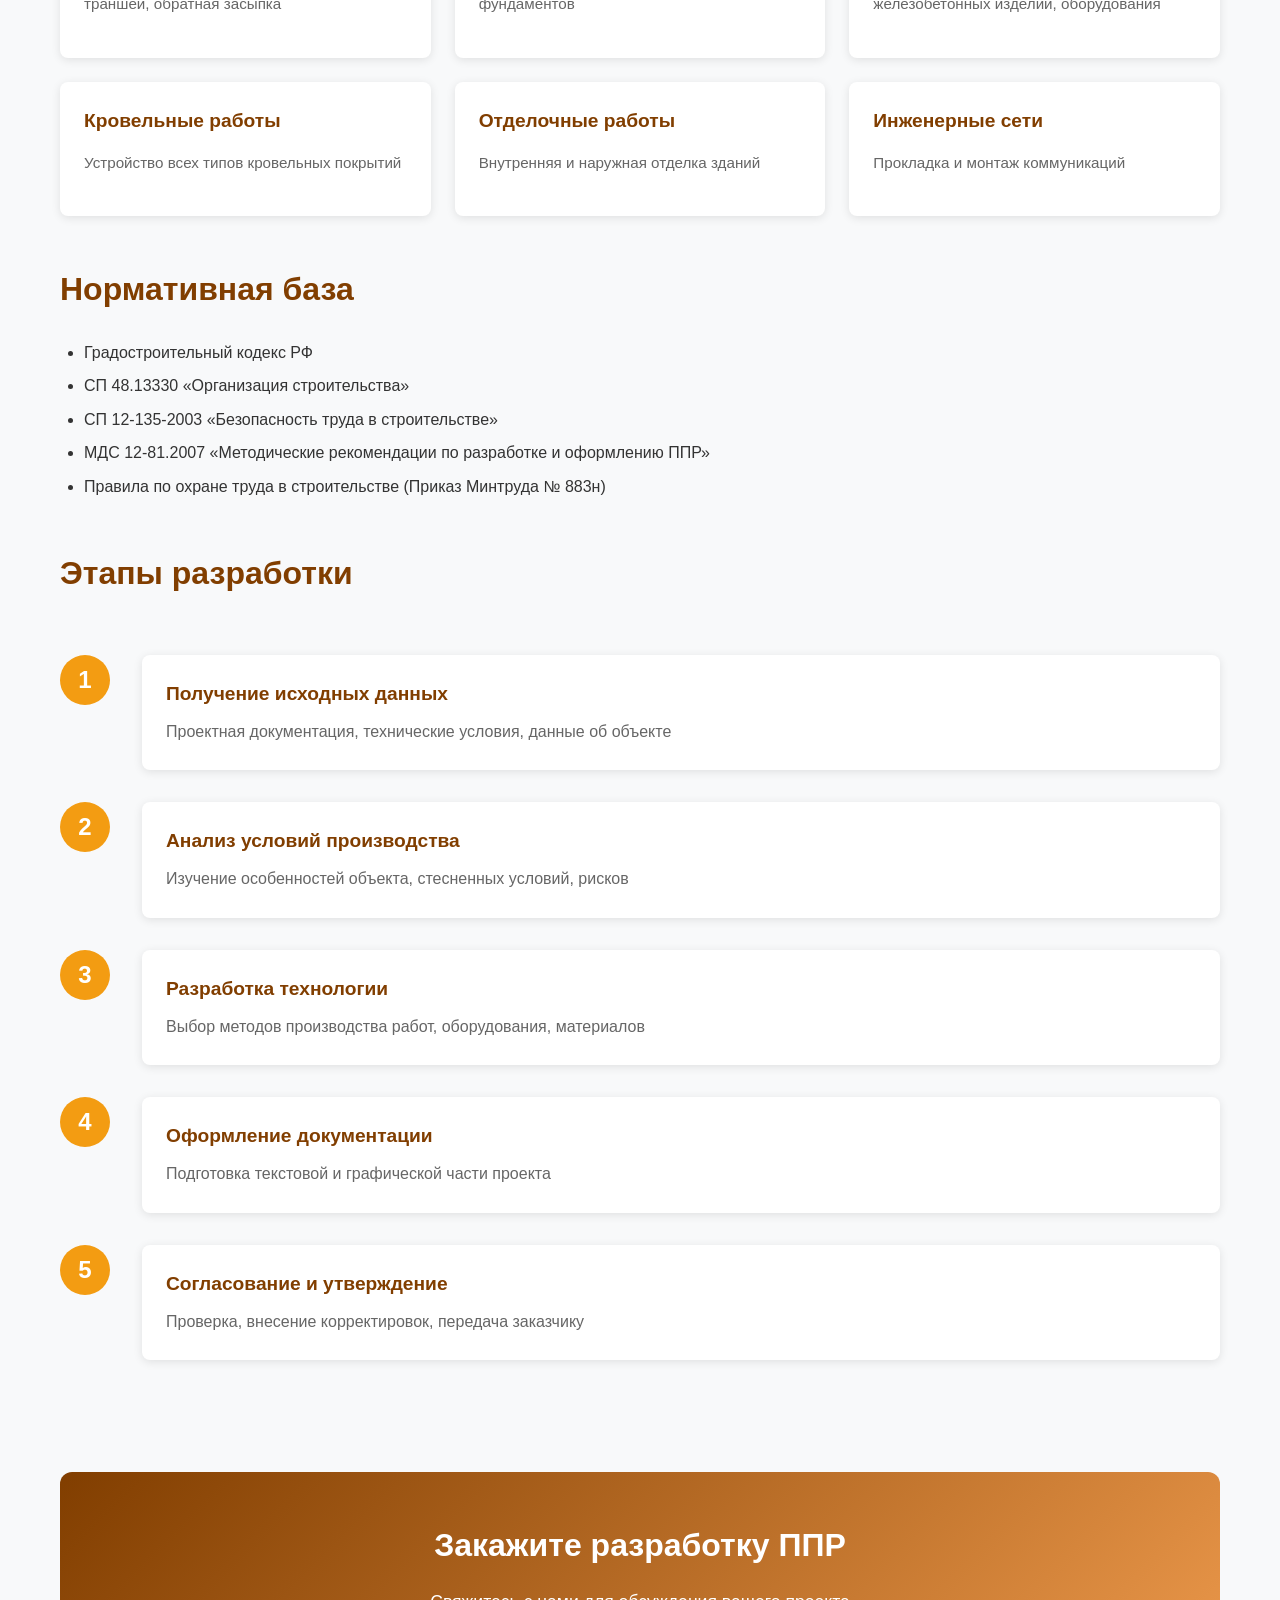
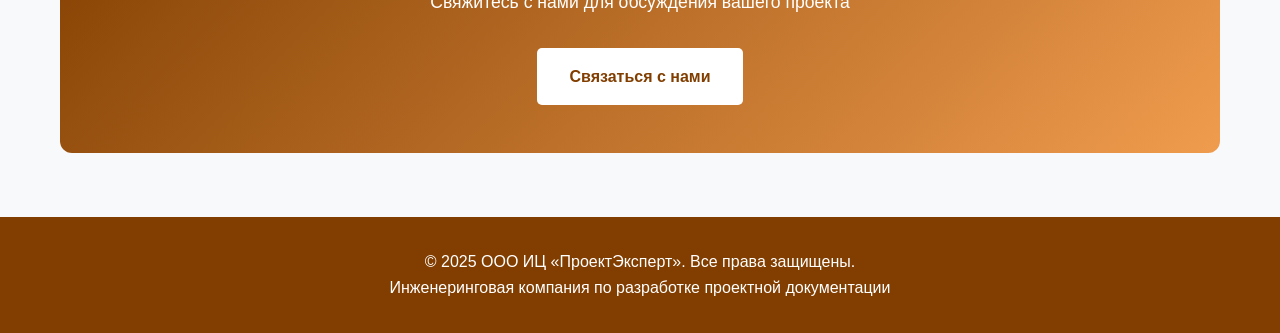
<file: service-ppr.html>
<!DOCTYPE html>
<html lang="ru">
<head>
    <meta charset="UTF-8">
    <meta name="viewport" content="width=device-width, initial-scale=1.0">
    <title>Проекты производства работ (ППР) - ООО ИЦ «ПроектЭксперт»</title>
    <meta name="description" content="Разработка проектов производства работ (ППР) - полный комплект документации для строительных и монтажных работ">
    <link rel="stylesheet" href="css/style.css">
</head>
<body>
    <header>
        <div class="container">
            <div class="header-content">
                <div class="logo">
                    <a href="index.html" class="logo-link">
                        <img src="images/logo/logo.png" alt="Логотип" class="logo-img">
                        <span class="logo-text">ИЦ <span>«ПроектЭксперт»</span></span>
                    </a>
                </div>
            </div>
        </div>
    </header>

    <!-- Вертикальное меню справа -->
    <nav class="vertical-nav">
        <ul>
            <li>
                <a href="index.html">
                    <img src="images/navigation/home.png" alt="Главная" class="nav-icon">
                    <span>Главная</span>
                </a>
            </li>
            <li>
                <a href="about.html">
                    <img src="images/navigation/about.png" alt="О компании" class="nav-icon">
                    <span>О компании</span>
                </a>
            </li>
            <li>
                <a href="services.html">
                    <img src="images/navigation/services.png" alt="Услуги" class="nav-icon">
                    <span>Услуги</span>
                </a>
            </li>
            <li>
                <a href="projects.html">
                    <img src="images/navigation/projects.png" alt="Примеры проектов" class="nav-icon">
                    <span>Примеры<br>проектов</span>
                </a>
            </li>
            <li>
                <a href="documents.html">
                    <img src="images/navigation/documents.png" alt="Документы" class="nav-icon">
                    <span>Документы</span>
                </a>
            </li>
            <li>
                <a href="contacts.html">
                    <img src="images/navigation/contacts.png" alt="Контакты" class="nav-icon">
                    <span>Контакты</span>
                </a>
            </li>
        </ul>
    </nav>

    <section class="hero">
        <div class="container">
            <h1>Проекты производства работ (ППР)</h1>
            <p>Профессиональная разработка ППР для всех видов строительных и монтажных работ</p>
        </div>
    </section>

    <section>
        <div class="container">
            <div class="content-block">
                <h2>Что такое ППР?</h2>
                <p>Проект производства работ (ППР) — это организационно-технологический документ, определяющий методы и последовательность выполнения строительно-монтажных работ с учетом требований безопасности, качества и сроков.</p>
            </div>

            <div class="content-block">
                <h2>Состав проекта</h2>
                <div class="services-grid">
                    <div class="service-card">
                        <h3>1. Общие положения</h3>
                        <ul>
                            <li>Область применения документа</li>
                            <li>Нормативные ссылки</li>
                            <li>Термины и определения</li>
                            <li>Общие требования</li>
                        </ul>
                    </div>

                    <div class="service-card">
                        <h3>2. Характеристика объекта</h3>
                        <ul>
                            <li>Описание объекта строительства</li>
                            <li>Инженерно-геологические условия</li>
                            <li>Существующие коммуникации</li>
                            <li>Стесненные условия</li>
                        </ul>
                    </div>

                    <div class="service-card">
                        <h3>3. Организация работ</h3>
                        <ul>
                            <li>Состав и квалификация персонала</li>
                            <li>Режим работы</li>
                            <li>Организация рабочих мест</li>
                            <li>Схемы организации строительной площадки</li>
                        </ul>
                    </div>

                    <div class="service-card">
                        <h3>4. Технология производства</h3>
                        <ul>
                            <li>Последовательность выполнения работ</li>
                            <li>Применяемые материалы и оборудование</li>
                            <li>Технологические схемы</li>
                            <li>Методы контроля качества</li>
                        </ul>
                    </div>

                    <div class="service-card">
                        <h3>5. Календарный план</h3>
                        <ul>
                            <li>График производства работ</li>
                            <li>Потребность в ресурсах</li>
                            <li>Критические этапы</li>
                            <li>Контрольные точки</li>
                        </ul>
                    </div>

                    <div class="service-card">
                        <h3>6. Охрана труда</h3>
                        <ul>
                            <li>Опасные производственные факторы</li>
                            <li>Средства индивидуальной защиты</li>
                            <li>Мероприятия по безопасности</li>
                            <li>Действия в аварийных ситуациях</li>
                        </ul>
                    </div>
                </div>
            </div>

            <div class="content-block">
                <h2>Виды работ</h2>
                <div style="display: grid; grid-template-columns: repeat(auto-fit, minmax(300px, 1fr)); gap: 1.5rem;">
                    <div class="info-card">
                        <h3>Земляные работы</h3>
                        <p>Разработка грунта, устройство котлованов и траншей, обратная засыпка</p>
                    </div>
                    <div class="info-card">
                        <h3>Фундаментные работы</h3>
                        <p>Устройство свайных, ленточных, плитных фундаментов</p>
                    </div>
                    <div class="info-card">
                        <h3>Монтажные работы</h3>
                        <p>Монтаж металлоконструкций, железобетонных изделий, оборудования</p>
                    </div>
                    <div class="info-card">
                        <h3>Кровельные работы</h3>
                        <p>Устройство всех типов кровельных покрытий</p>
                    </div>
                    <div class="info-card">
                        <h3>Отделочные работы</h3>
                        <p>Внутренняя и наружная отделка зданий</p>
                    </div>
                    <div class="info-card">
                        <h3>Инженерные сети</h3>
                        <p>Прокладка и монтаж коммуникаций</p>
                    </div>
                </div>
            </div>

            <div class="content-block">
                <h2>Нормативная база</h2>
                <ul style="padding-left: 1.5rem;">
                    <li>Градостроительный кодекс РФ</li>
                    <li>СП 48.13330 «Организация строительства»</li>
                    <li>СП 12-135-2003 «Безопасность труда в строительстве»</li>
                    <li>МДС 12-81.2007 «Методические рекомендации по разработке и оформлению ППР»</li>
                    <li>Правила по охране труда в строительстве (Приказ Минтруда № 883н)</li>
                </ul>
            </div>

            <div class="content-block">
                <h2>Этапы разработки</h2>
                <div class="timeline">
                    <div class="timeline-item">
                        <div class="timeline-number">1</div>
                        <div class="timeline-content">
                            <h3>Получение исходных данных</h3>
                            <p>Проектная документация, технические условия, данные об объекте</p>
                        </div>
                    </div>
                    <div class="timeline-item">
                        <div class="timeline-number">2</div>
                        <div class="timeline-content">
                            <h3>Анализ условий производства</h3>
                            <p>Изучение особенностей объекта, стесненных условий, рисков</p>
                        </div>
                    </div>
                    <div class="timeline-item">
                        <div class="timeline-number">3</div>
                        <div class="timeline-content">
                            <h3>Разработка технологии</h3>
                            <p>Выбор методов производства работ, оборудования, материалов</p>
                        </div>
                    </div>
                    <div class="timeline-item">
                        <div class="timeline-number">4</div>
                        <div class="timeline-content">
                            <h3>Оформление документации</h3>
                            <p>Подготовка текстовой и графической части проекта</p>
                        </div>
                    </div>
                    <div class="timeline-item">
                        <div class="timeline-number">5</div>
                        <div class="timeline-content">
                            <h3>Согласование и утверждение</h3>
                            <p>Проверка, внесение корректировок, передача заказчику</p>
                        </div>
                    </div>
                </div>
            </div>

            <div class="cta-block">
                <h2>Закажите разработку ППР</h2>
                <p>Свяжитесь с нами для обсуждения вашего проекта</p>
                <a href="contacts.html" class="btn">Связаться с нами</a>
            </div>
        </div>
    </section>

    <footer>
        <div class="container">
            <p>&copy; 2025 ООО ИЦ «ПроектЭксперт». Все права защищены.</p>
            <p>Инженеринговая компания по разработке проектной документации</p>
        </div>
    </footer>
    <script src="js/script.js?v=2"></script>
</body>
</html>
</file>
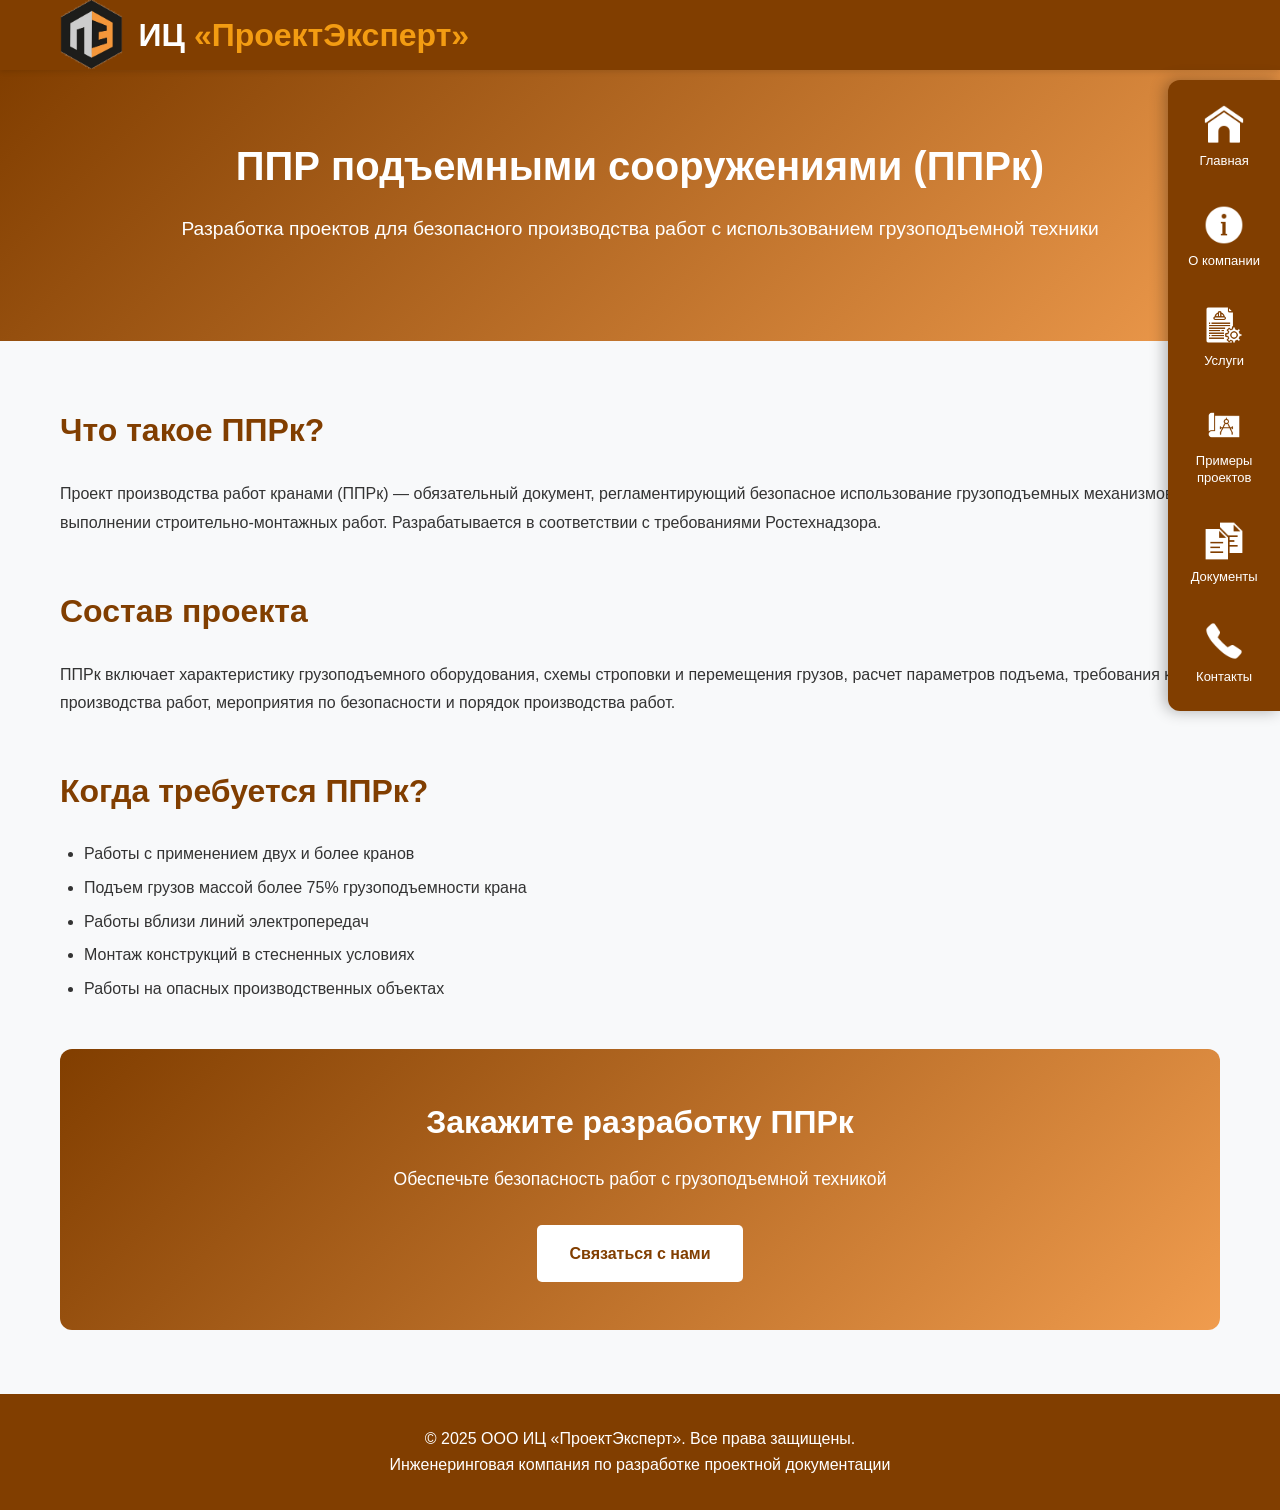
<file: service-pprk.html>
<!DOCTYPE html>
<html lang="ru">
<head>
    <meta charset="UTF-8">
    <meta name="viewport" content="width=device-width, initial-scale=1.0">
    <title>ППР подъемными сооружениями (ППРк) - ООО ИЦ «ПроектЭксперт»</title>
    <meta name="description" content="Разработка проектов производства работ подъемными сооружениями (ППРк) - безопасное использование кранов и грузоподъемной техники">
    <link rel="stylesheet" href="css/style.css">
</head>
<body>
    <header>
        <div class="container">
            <div class="header-content">
                <div class="logo">
                    <a href="index.html" class="logo-link">
                        <img src="images/logo/logo.png" alt="Логотип" class="logo-img">
                        <span class="logo-text">ИЦ <span>«ПроектЭксперт»</span></span>
                    </a>
                </div>
            </div>
        </div>
    </header>

    <nav class="vertical-nav">
        <ul>
            <li><a href="index.html"><img src="images/navigation/home.png" alt="Главная" class="nav-icon"><span>Главная</span></a></li>
            <li><a href="about.html"><img src="images/navigation/about.png" alt="О компании" class="nav-icon"><span>О компании</span></a></li>
            <li><a href="services.html"><img src="images/navigation/services.png" alt="Услуги" class="nav-icon"><span>Услуги</span></a></li>
            <li><a href="projects.html"><img src="images/navigation/projects.png" alt="Примеры проектов" class="nav-icon"><span>Примеры<br>проектов</span></a></li>
            <li><a href="documents.html"><img src="images/navigation/documents.png" alt="Документы" class="nav-icon"><span>Документы</span></a></li>
            <li><a href="contacts.html"><img src="images/navigation/contacts.png" alt="Контакты" class="nav-icon"><span>Контакты</span></a></li>
        </ul>
    </nav>

    <section class="hero">
        <div class="container">
            <h1>ППР подъемными сооружениями (ППРк)</h1>
            <p>Разработка проектов для безопасного производства работ с использованием грузоподъемной техники</p>
        </div>
    </section>

    <section>
        <div class="container">
            <div class="content-block">
                <h2>Что такое ППРк?</h2>
                <p>Проект производства работ кранами (ППРк) — обязательный документ, регламентирующий безопасное использование грузоподъемных механизмов при выполнении строительно-монтажных работ. Разрабатывается в соответствии с требованиями Ростехнадзора.</p>
            </div>

            <div class="content-block">
                <h2>Состав проекта</h2>
                <p>ППРк включает характеристику грузоподъемного оборудования, схемы строповки и перемещения грузов, расчет параметров подъема, требования к месту производства работ, мероприятия по безопасности и порядок производства работ.</p>
            </div>

            <div class="content-block">
                <h2>Когда требуется ППРк?</h2>
                <ul style="padding-left: 1.5rem;">
                    <li>Работы с применением двух и более кранов</li>
                    <li>Подъем грузов массой более 75% грузоподъемности крана</li>
                    <li>Работы вблизи линий электропередач</li>
                    <li>Монтаж конструкций в стесненных условиях</li>
                    <li>Работы на опасных производственных объектах</li>
                </ul>
            </div>

            <div class="cta-block">
                <h2>Закажите разработку ППРк</h2>
                <p>Обеспечьте безопасность работ с грузоподъемной техникой</p>
                <a href="contacts.html" class="btn">Связаться с нами</a>
            </div>
        </div>
    </section>

    <footer>
        <div class="container">
            <p>&copy; 2025 ООО ИЦ «ПроектЭксперт». Все права защищены.</p>
            <p>Инженеринговая компания по разработке проектной документации</p>
        </div>
    </footer>
    <script src="js/script.js?v=2"></script>
</body>
</html>
</file>
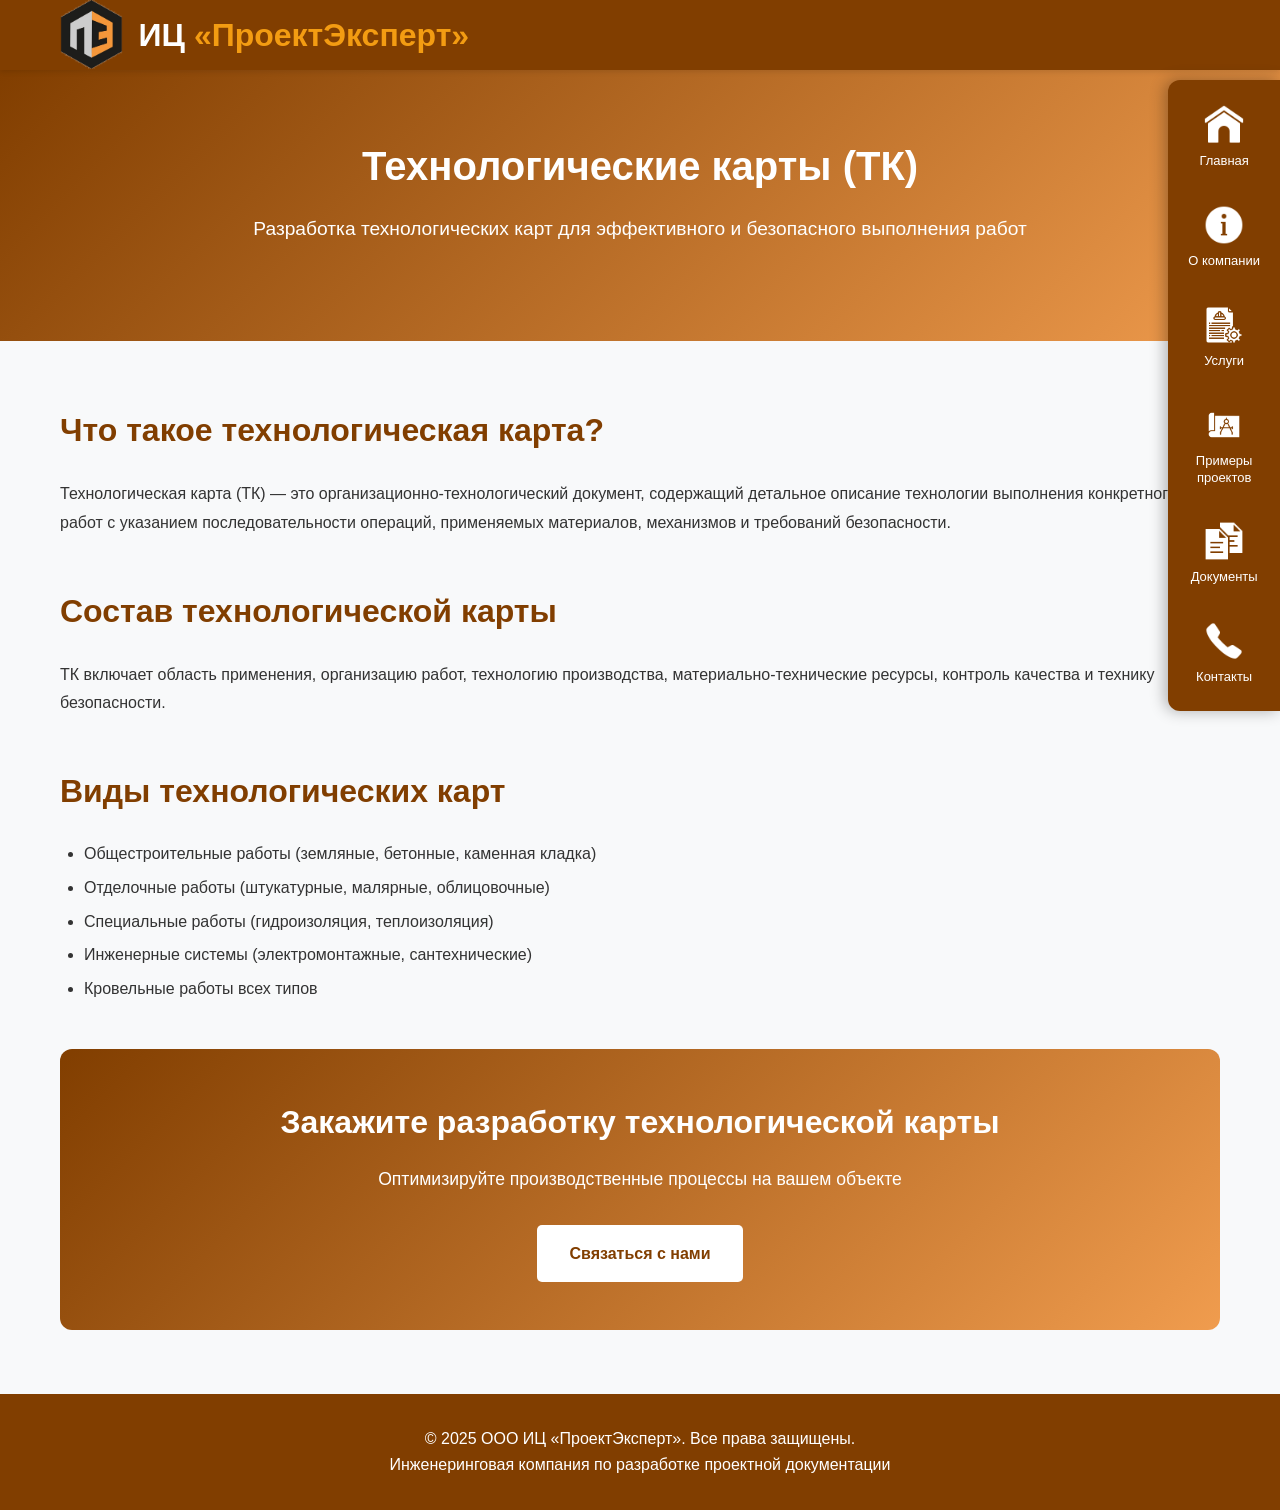
<file: service-tk.html>
<!DOCTYPE html>
<html lang="ru">
<head>
    <meta charset="UTF-8">
    <meta name="viewport" content="width=device-width, initial-scale=1.0">
    <title>Технологические карты (ТК) - ООО ИЦ «ПроектЭксперт»</title>
    <meta name="description" content="Разработка технологических карт (ТК) - детальное описание технологии выполнения строительных работ">
    <link rel="stylesheet" href="css/style.css">
</head>
<body>
    <header>
        <div class="container">
            <div class="header-content">
                <div class="logo">
                    <a href="index.html" class="logo-link">
                        <img src="images/logo/logo.png" alt="Логотип" class="logo-img">
                        <span class="logo-text">ИЦ <span>«ПроектЭксперт»</span></span>
                    </a>
                </div>
            </div>
        </div>
    </header>

    <nav class="vertical-nav">
        <ul>
            <li><a href="index.html"><img src="images/navigation/home.png" alt="Главная" class="nav-icon"><span>Главная</span></a></li>
            <li><a href="about.html"><img src="images/navigation/about.png" alt="О компании" class="nav-icon"><span>О компании</span></a></li>
            <li><a href="services.html"><img src="images/navigation/services.png" alt="Услуги" class="nav-icon"><span>Услуги</span></a></li>
            <li><a href="projects.html"><img src="images/navigation/projects.png" alt="Примеры проектов" class="nav-icon"><span>Примеры<br>проектов</span></a></li>
            <li><a href="documents.html"><img src="images/navigation/documents.png" alt="Документы" class="nav-icon"><span>Документы</span></a></li>
            <li><a href="contacts.html"><img src="images/navigation/contacts.png" alt="Контакты" class="nav-icon"><span>Контакты</span></a></li>
        </ul>
    </nav>

    <section class="hero">
        <div class="container">
            <h1>Технологические карты (ТК)</h1>
            <p>Разработка технологических карт для эффективного и безопасного выполнения работ</p>
        </div>
    </section>

    <section>
        <div class="container">
            <div class="content-block">
                <h2>Что такое технологическая карта?</h2>
                <p>Технологическая карта (ТК) — это организационно-технологический документ, содержащий детальное описание технологии выполнения конкретного вида работ с указанием последовательности операций, применяемых материалов, механизмов и требований безопасности.</p>
            </div>

            <div class="content-block">
                <h2>Состав технологической карты</h2>
                <p>ТК включает область применения, организацию работ, технологию производства, материально-технические ресурсы, контроль качества и технику безопасности.</p>
            </div>

            <div class="content-block">
                <h2>Виды технологических карт</h2>
                <ul style="padding-left: 1.5rem;">
                    <li>Общестроительные работы (земляные, бетонные, каменная кладка)</li>
                    <li>Отделочные работы (штукатурные, малярные, облицовочные)</li>
                    <li>Специальные работы (гидроизоляция, теплоизоляция)</li>
                    <li>Инженерные системы (электромонтажные, сантехнические)</li>
                    <li>Кровельные работы всех типов</li>
                </ul>
            </div>

            <div class="cta-block">
                <h2>Закажите разработку технологической карты</h2>
                <p>Оптимизируйте производственные процессы на вашем объекте</p>
                <a href="contacts.html" class="btn">Связаться с нами</a>
            </div>
        </div>
    </section>

    <footer>
        <div class="container">
            <p>&copy; 2025 ООО ИЦ «ПроектЭксперт». Все права защищены.</p>
            <p>Инженеринговая компания по разработке проектной документации</p>
        </div>
    </footer>
    <script src="js/script.js?v=2"></script>
</body>
</html>
</file>
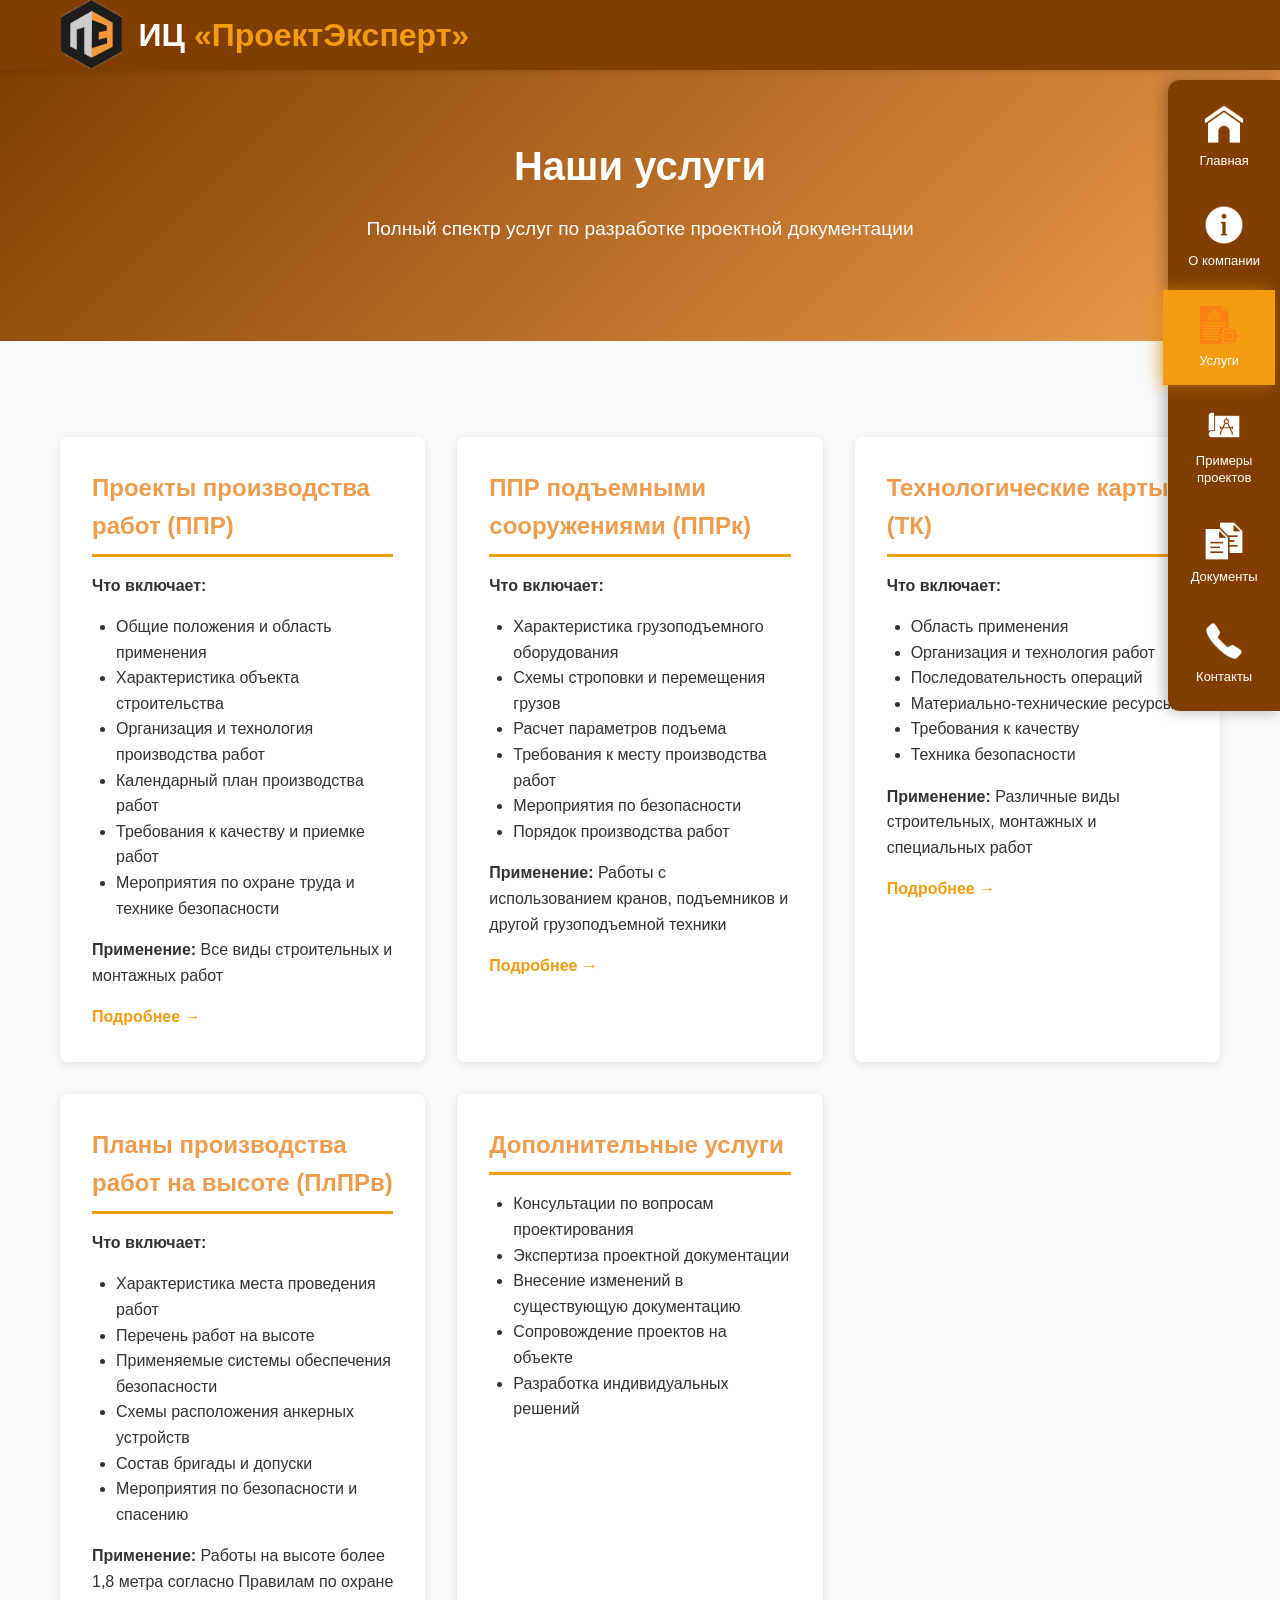
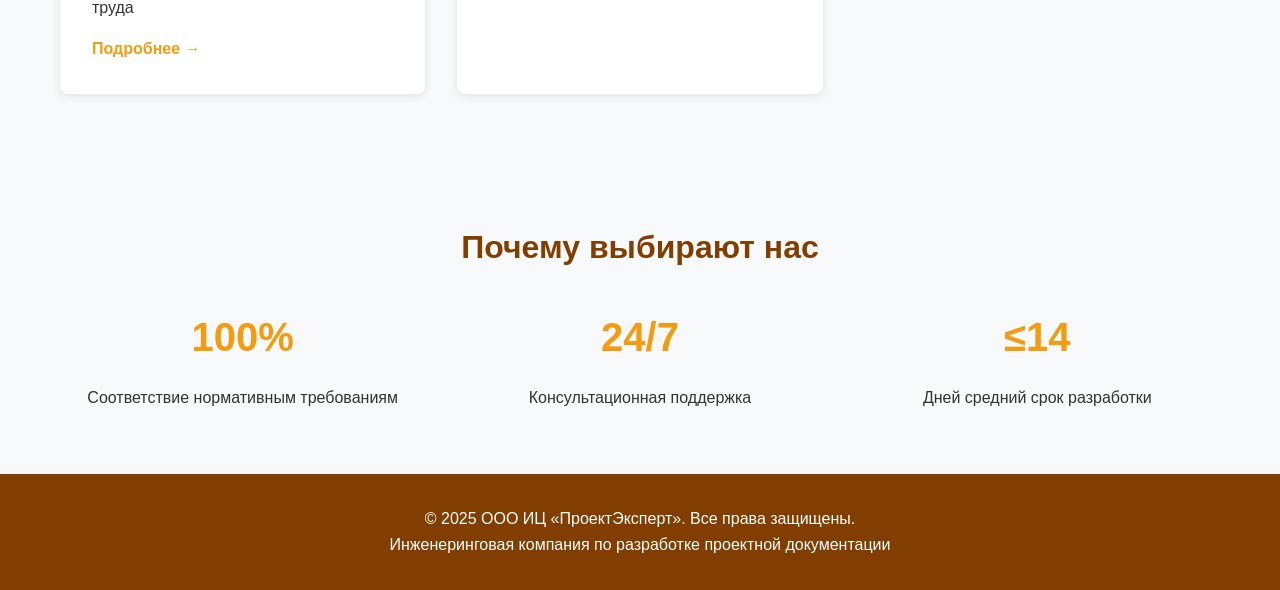
<file: services.html>
<!DOCTYPE html>
<html lang="ru">
<head>
    <meta charset="UTF-8">
    <meta name="viewport" content="width=device-width, initial-scale=1.0">
    <title>Услуги - ООО ИЦ «ПроектЭксперт»</title>
    <meta name="description" content="Услуги компании ООО ИЦ «ПроектЭксперт» - разработка ППР, ППРк, ТК ПРР, технологических карт и планов производства работ на высоте">
    <link rel="stylesheet" href="css/style.css">
</head>
<body>
    <header>
        <div class="container">
            <div class="header-content">
                <div class="logo">
                    <a href="index.html" class="logo-link">
                        <img src="images/logo/logo.png" alt="Логотип" class="logo-img">
                        <span class="logo-text">ИЦ <span>«ПроектЭксперт»</span></span>
                    </a>
                </div>
            </div>
        </div>
    </header>

    <!-- Вертикальное меню справа -->
    <nav class="vertical-nav">
        <ul>
            <li>
                <a href="index.html">
                    <img src="images/navigation/home.png" alt="Главная" class="nav-icon">
                    <span>Главная</span>
                </a>
            </li>
            <li>
                <a href="about.html">
                    <img src="images/navigation/about.png" alt="О компании" class="nav-icon">
                    <span>О компании</span>
                </a>
            </li>
            <li>
                <a href="services.html">
                    <img src="images/navigation/services.png" alt="Услуги" class="nav-icon">
                    <span>Услуги</span>
                </a>
            </li>
            <li>
                <a href="projects.html">
                    <img src="images/navigation/projects.png" alt="Примеры проектов" class="nav-icon">
                    <span>Примеры<br>проектов</span>
                </a>
            </li>
            <li>
                <a href="documents.html">
                    <img src="images/navigation/documents.png" alt="Документы" class="nav-icon">
                    <span>Документы</span>
                </a>
            </li>
            <li>
                <a href="contacts.html">
                    <img src="images/navigation/contacts.png" alt="Контакты" class="nav-icon">
                    <span>Контакты</span>
                </a>
            </li>
        </ul>
    </nav>

    <section class="hero">
        <div class="container">
            <h1>Наши услуги</h1>
            <p>Полный спектр услуг по разработке проектной документации</p>
        </div>
    </section>

    <section>
        <div class="container">
            <div class="services-grid">
                <div class="service-card">
                    <h3>Проекты производства работ (ППР)</h3>
                    <p><strong>Что включает:</strong></p>
                    <ul style="margin: 1rem 0; padding-left: 1.5rem;">
                        <li>Общие положения и область применения</li>
                        <li>Характеристика объекта строительства</li>
                        <li>Организация и технология производства работ</li>
                        <li>Календарный план производства работ</li>
                        <li>Требования к качеству и приемке работ</li>
                        <li>Мероприятия по охране труда и технике безопасности</li>
                    </ul>
                    <p><strong>Применение:</strong> Все виды строительных и монтажных работ</p>
                    <a href="service-ppr.html" class="btn-link">Подробнее →</a>
                </div>

                <div class="service-card">
                    <h3>ППР подъемными сооружениями (ППРк)</h3>
                    <p><strong>Что включает:</strong></p>
                    <ul style="margin: 1rem 0; padding-left: 1.5rem;">
                        <li>Характеристика грузоподъемного оборудования</li>
                        <li>Схемы строповки и перемещения грузов</li>
                        <li>Расчет параметров подъема</li>
                        <li>Требования к месту производства работ</li>
                        <li>Мероприятия по безопасности</li>
                        <li>Порядок производства работ</li>
                    </ul>
                    <p><strong>Применение:</strong> Работы с использованием кранов, подъемников и другой грузоподъемной техники</p>
                    <a href="service-pprk.html" class="btn-link">Подробнее →</a>
                </div>

                <div class="service-card">
                    <h3>Технологические карты (ТК)</h3>
                    <p><strong>Что включает:</strong></p>
                    <ul style="margin: 1rem 0; padding-left: 1.5rem;">
                        <li>Область применения</li>
                        <li>Организация и технология работ</li>
                        <li>Последовательность операций</li>
                        <li>Материально-технические ресурсы</li>
                        <li>Требования к качеству</li>
                        <li>Техника безопасности</li>
                    </ul>
                    <p><strong>Применение:</strong> Различные виды строительных, монтажных и специальных работ</p>
                    <a href="service-tk.html" class="btn-link">Подробнее →</a>
                </div>

                <div class="service-card">
                    <h3>Планы производства работ на высоте (ПлПРв)</h3>
                    <p><strong>Что включает:</strong></p>
                    <ul style="margin: 1rem 0; padding-left: 1.5rem;">
                        <li>Характеристика места проведения работ</li>
                        <li>Перечень работ на высоте</li>
                        <li>Применяемые системы обеспечения безопасности</li>
                        <li>Схемы расположения анкерных устройств</li>
                        <li>Состав бригады и допуски</li>
                        <li>Мероприятия по безопасности и спасению</li>
                    </ul>
                    <p><strong>Применение:</strong> Работы на высоте более 1,8 метра согласно Правилам по охране труда</p>
                    <a href="service-plprv.html" class="btn-link">Подробнее →</a>
                </div>

                <div class="service-card">
                    <h3>Дополнительные услуги</h3>
                    <ul style="margin: 1rem 0; padding-left: 1.5rem;">
                        <li>Консультации по вопросам проектирования</li>
                        <li>Экспертиза проектной документации</li>
                        <li>Внесение изменений в существующую документацию</li>
                        <li>Сопровождение проектов на объекте</li>
                        <li>Разработка индивидуальных решений</li>
                    </ul>
                </div>
            </div>
        </div>
    </section>

    <section style="background: var(--bg-light);">
        <div class="container">
            <h2>Почему выбирают нас</h2>
            <div style="display: grid; grid-template-columns: repeat(auto-fit, minmax(250px, 1fr)); gap: 2rem; margin-top: 2rem;">
                <div style="text-align: center;">
                    <h3 style="color: var(--accent-color); font-size: 2.5rem;">100%</h3>
                    <p>Соответствие нормативным требованиям</p>
                </div>
                <div style="text-align: center;">
                    <h3 style="color: var(--accent-color); font-size: 2.5rem;">24/7</h3>
                    <p>Консультационная поддержка</p>
                </div>
                <div style="text-align: center;">
                    <h3 style="color: var(--accent-color); font-size: 2.5rem;">≤14</h3>
                    <p>Дней средний срок разработки</p>
                </div>
            </div>
        </div>
    </section>

    <footer>
        <div class="container">
            <p>&copy; 2025 ООО ИЦ «ПроектЭксперт». Все права защищены.</p>
            <p>Инженеринговая компания по разработке проектной документации</p>
        </div>
    </footer>
    <script src="js/script.js?v=2"></script>
</body>
</html>
</file>
<file: css/style.css>
/* Общие стили */
* {
    margin: 0;
    padding: 0;
    box-sizing: border-box;
}

:root {
    --primary-color: #813e00;
    --secondary-color: #f09c4e;
    --accent-color: #f39c12;
    --text-dark: #333;
    --text-light: #666;
    --bg-light: #f8f9fa;
    --white: #ffffff;
}

html {
    height: 100%;
}

body {
    font-family: 'Segoe UI', Tahoma, Geneva, Verdana, sans-serif;
    line-height: 1.6;
    color: var(--text-dark);
    min-height: 100vh;
    display: flex;
    flex-direction: column;
}

/* Шапка сайта */
header {
    background: var(--primary-color);
    color: var(--white);
    padding: 0,5rem 0;
    position: sticky;
    top: 0;
    z-index: 999;
    box-shadow: 0 2px 5px rgba(0,0,0,0.1);
}

.container {
    max-width: 1200px;
    margin: 0 auto;
    padding: 0 20px;
}

.header-content {
    display: flex;
    justify-content: space-between;
    align-items: center;
}

.logo {
    font-size: 2rem;
    font-weight: bold;
}

.logo-link {
    display: flex;
    align-items: center;
    gap: 1rem;
    color: var(--white);
    text-decoration: none;
}

.logo-img {
    height: 90px;
    width: auto;
    object-fit: contain;
}

.logo-text {
    line-height: 1;
    color: var(--white);
}

.logo-text span {
    color: var(--accent-color);
}

/* Горизонтальная навигация */
.horizontal-nav {
    display: flex;
}

.horizontal-nav ul {
    display: flex;
    list-style: none;
    gap: 2rem;
}

.horizontal-nav a {
    color: var(--white);
    text-decoration: none;
    transition: color 0.3s;
}

.horizontal-nav a:hover,
.horizontal-nav a.active {
    color: var(--accent-color);
}

/* Вертикальная навигация справа */
.vertical-nav {
    position: fixed;
    right: 0;
    top: 80px;
    background: var(--primary-color);
    z-index: 1000;
    border-radius: 12px 0 0 12px;
    box-shadow: -3px 0 15px rgba(0,0,0,0.3);
    padding: 10px 0;
}

.vertical-nav ul {
    list-style: none;
    padding: 0;
    margin: 0;
    display: flex;
    flex-direction: column;
    gap: 5px;
}

.vertical-nav li {
    margin: 0;
}

.vertical-nav a {
    display: flex;
    flex-direction: column;
    align-items: center;
    justify-content: center;
    padding: 15px 20px;
    color: var(--white);
    text-decoration: none;
    transition: all 0.3s ease;
    font-size: 13px;
    text-align: center;
    line-height: 1.3;
    min-width: 100px;
}

.vertical-nav a:hover {
    background: var(--secondary-color);
    transform: translateX(-5px);
}

.vertical-nav a.active {
    background: var(--accent-color);
    transform: translateX(-5px);
    box-shadow: -5px 0 15px rgba(243, 156, 18, 0.5);
}

.vertical-nav .nav-icon {
    width: 40px;
    height: 40px;
    margin-bottom: 8px;
    object-fit: contain;
    filter: brightness(0) invert(1);
    transition: all 0.3s ease;
}

.vertical-nav a:hover .nav-icon,
.vertical-nav a.active .nav-icon {
    filter: brightness(1) invert(0);
    transform: scale(1.1);
}

.vertical-nav span {
    font-weight: 500;
    white-space: nowrap;
}

.mobile-menu-toggle {
    display: none;
    background: none;
    border: none;
    color: var(--white);
    font-size: 1.5rem;
    cursor: pointer;
}

/* Главная секция */
.hero {
    background: linear-gradient(135deg, var(--primary-color), var(--secondary-color));
    color: var(--white);
    padding: 4rem 0;
    text-align: center;
}

.hero h1 {
    font-size: 2.5rem;
    margin-bottom: 1rem;
}

.hero p {
    font-size: 1.2rem;
    margin-bottom: 2rem;
}

/* Секции */
section {
    padding: 4rem 0;
    flex: 1 0 auto;
}

section:nth-child(even) {
    background: var(--bg-light);
}

h2 {
    font-size: 2rem;
    margin-bottom: 2rem;
    color: var(--primary-color);
    text-align: center;
}

h3 {
    font-size: 1.5rem;
    margin-bottom: 1rem;
    color: var(--secondary-color);
}

/* Преимущества */
.advantages {
    display: grid;
    grid-template-columns: repeat(auto-fit, minmax(250px, 1fr));
    gap: 2rem;
    margin-top: 2rem;
}

.advantage-card {
    background: var(--white);
    padding: 2rem;
    border-radius: 8px;
    box-shadow: 0 2px 10px rgba(0,0,0,0.1);
    text-align: center;
    transition: transform 0.3s;
}

.advantage-card:hover {
    transform: translateY(-5px);
}

.advantage-card img {
    width: 80px;
    height: 80px;
    margin-bottom: 1rem;
}

/* Услуги */
.services-grid {
    display: grid;
    grid-template-columns: repeat(auto-fit, minmax(300px, 1fr));
    gap: 2rem;
    margin-top: 2rem;
}

.service-card {
    background: var(--white);
    padding: 2rem;
    border-radius: 8px;
    box-shadow: 0 2px 10px rgba(0,0,0,0.1);
}

.service-card h3 {
    border-bottom: 3px solid var(--accent-color);
    padding-bottom: 0.5rem;
}

/* Проекты */
.projects-grid {
    display: grid;
    grid-template-columns: repeat(auto-fit, minmax(300px, 1fr));
    gap: 2rem;
    margin-top: 2rem;
}

.project-card {
    background: var(--white);
    border-radius: 8px;
    overflow: hidden;
    box-shadow: 0 2px 10px rgba(0,0,0,0.1);
}

.project-card img {
    width: 100%;
    height: 250px;
    object-fit: cover;
}

.project-info {
    padding: 1.5rem;
}

/* Документы */
.documents-grid {
    display: grid;
    grid-template-columns: repeat(auto-fit, minmax(250px, 1fr));
    gap: 2rem;
    margin-top: 2rem;
}

.document-card {
    background: var(--white);
    padding: 2rem;
    border-radius: 8px;
    box-shadow: 0 2px 10px rgba(0,0,0,0.1);
    text-align: center;
}

.document-card img {
    width: 100px;
    height: 100px;
    margin-bottom: 1rem;
}

/* Контакты */
.contacts-content {
    display: grid;
    grid-template-columns: 1fr 1fr;
    gap: 3rem;
    margin-top: 2rem;
}

.contact-info {
    display: flex;
    flex-direction: column;
    gap: 1.5rem;
}

.contact-item {
    display: flex;
    align-items: start;
    gap: 1rem;
}

.contact-item img {
    width: 30px;
    height: 30px;
}

.map-container {
    width: 100%;
    height: 400px;
    border-radius: 8px;
    overflow: hidden;
}

.map-container iframe {
    width: 100%;
    height: 100%;
    border: none;
}

/* Футер */
footer {
    background: var(--primary-color);
    color: var(--white);
    padding: 2rem 0;
    text-align: center;
    flex-shrink: 0;
}

/* Адаптивность */
@media (max-width: 768px) {
    .mobile-menu-toggle {
        display: block;
    }

    .horizontal-nav ul {
        display: none;
        flex-direction: column;
        position: absolute;
        top: 100%;
        left: 0;
        right: 0;
        background: var(--primary-color);
        padding: 1rem;
        gap: 1rem;
    }

    .horizontal-nav ul.active {
        display: flex;
    }

    .vertical-nav {
        display: none;
    }

    .hero h1 {
        font-size: 1.8rem;
    }

    .contacts-content {
        grid-template-columns: 1fr;
    }

    .advantages,
    .services-grid,
    .projects-grid {
        grid-template-columns: 1fr;
    }
}

/* Стили для страниц услуг */
.content-block {
    margin-bottom: 3rem;
}

.content-block h2 {
    text-align: left;
    margin-bottom: 1.5rem;
}

.content-block p {
    margin-bottom: 1rem;
    line-height: 1.8;
}

.content-block ul {
    margin: 1rem 0;
    padding-left: 2rem;
}

.content-block ul li {
    margin-bottom: 0.5rem;
}

.info-card {
    background: var(--white);
    padding: 1.5rem;
    border-radius: 8px;
    box-shadow: 0 2px 10px rgba(0,0,0,0.1);
    transition: transform 0.3s;
}

.info-card:hover {
    transform: translateY(-5px);
}

.info-card h3 {
    color: var(--primary-color);
    margin-bottom: 0.8rem;
    font-size: 1.2rem;
}

.info-card p {
    color: var(--text-light);
    font-size: 0.95rem;
}

.info-block {
    background: var(--bg-light);
    padding: 2rem;
    border-radius: 8px;
    border-left: 4px solid var(--accent-color);
}

.warning-block {
    background: #fff3cd;
    padding: 2rem;
    border-radius: 8px;
    border-left: 4px solid #ff9800;
}

.warning-block strong {
    color: #d84315;
}

.timeline {
    position: relative;
    padding: 2rem 0;
}

.timeline-item {
    display: flex;
    gap: 2rem;
    margin-bottom: 2rem;
    position: relative;
}

.timeline-number {
    flex-shrink: 0;
    width: 50px;
    height: 50px;
    background: var(--accent-color);
    color: var(--white);
    border-radius: 50%;
    display: flex;
    align-items: center;
    justify-content: center;
    font-size: 1.5rem;
    font-weight: bold;
}

.timeline-content {
    flex: 1;
    background: var(--white);
    padding: 1.5rem;
    border-radius: 8px;
    box-shadow: 0 2px 10px rgba(0,0,0,0.1);
}

.timeline-content h3 {
    color: var(--primary-color);
    margin-bottom: 0.5rem;
    font-size: 1.2rem;
}

.timeline-content p {
    color: var(--text-light);
    margin: 0;
}

.cta-block {
    background: linear-gradient(135deg, var(--primary-color), var(--secondary-color));
    color: var(--white);
    padding: 3rem;
    border-radius: 12px;
    text-align: center;
    margin-top: 3rem;
}

.cta-block h2 {
    color: var(--white);
    margin-bottom: 1rem;
}

.cta-block p {
    font-size: 1.1rem;
    margin-bottom: 2rem;
}

.btn {
    display: inline-block;
    background: var(--white);
    color: var(--primary-color);
    padding: 1rem 2rem;
    border-radius: 5px;
    text-decoration: none;
    font-weight: bold;
    transition: all 0.3s;
}

.btn:hover {
    background: var(--accent-color);
    color: var(--white);
    transform: translateY(-2px);
    box-shadow: 0 5px 15px rgba(0,0,0,0.2);
}

.btn-link {
    display: inline-block;
    color: var(--accent-color);
    text-decoration: none;
    font-weight: 600;
    margin-top: 1rem;
    transition: all 0.3s;
}

.btn-link:hover {
    color: var(--primary-color);
    transform: translateX(5px);
}

/* Адаптивность для новых элементов */
@media (max-width: 768px) {
    .timeline-item {
        flex-direction: column;
        gap: 1rem;
    }

    .timeline-number {
        width: 40px;
        height: 40px;
        font-size: 1.2rem;
    }

    .cta-block {
        padding: 2rem 1rem;
    }
}

/* Модальное окно для PDF */
.pdf-modal {
    position: fixed;
    top: 0;
    left: 0;
    width: 100%;
    height: 100%;
    z-index: 9999;
    display: flex;
    align-items: center;
    justify-content: center;
}

.pdf-modal-overlay {
    position: absolute;
    top: 0;
    left: 0;
    width: 100%;
    height: 100%;
    background: rgba(0, 0, 0, 0.8);
    cursor: pointer;
}

.pdf-modal-content {
    position: relative;
    width: 90%;
    height: 90%;
    max-width: 1200px;
    background: var(--white);
    border-radius: 8px;
    overflow: hidden;
    box-shadow: 0 10px 40px rgba(0, 0, 0, 0.5);
    z-index: 10000;
}

.pdf-modal-content iframe {
    width: 100%;
    height: 100%;
    border: none;
}

.pdf-modal-close {
    position: absolute;
    top: 10px;
    right: 10px;
    width: 40px;
    height: 40px;
    background: var(--primary-color);
    color: var(--white);
    border: none;
    border-radius: 50%;
    font-size: 24px;
    cursor: pointer;
    z-index: 10001;
    display: flex;
    align-items: center;
    justify-content: center;
    transition: all 0.3s;
    line-height: 1;
}

.pdf-modal-close:hover {
    background: var(--accent-color);
    transform: rotate(90deg);
}

/* Адаптивность для модального окна */
@media (max-width: 768px) {
    .pdf-modal-content {
        width: 95%;
        height: 95%;
    }
    
    .pdf-modal-close {
        width: 35px;
        height: 35px;
        font-size: 20px;
    }
}

/* Модальное окно для изображений документов */
.image-modal {
    position: fixed;
    top: 0;
    left: 0;
    width: 100%;
    height: 100%;
    z-index: 9999;
    display: flex;
    align-items: center;
    justify-content: center;
}

.image-modal-overlay {
    position: absolute;
    top: 0;
    left: 0;
    width: 100%;
    height: 100%;
    background: rgba(0, 0, 0, 0.9);
    cursor: pointer;
}

.image-modal-content {
    position: relative;
    max-width: 90%;
    max-height: 90%;
    z-index: 10000;
    display: flex;
    align-items: center;
    justify-content: center;
}

.image-modal-content img {
    max-width: 100%;
    max-height: 90vh;
    object-fit: contain;
    border-radius: 8px;
    box-shadow: 0 10px 40px rgba(0, 0, 0, 0.5);
}

.image-modal-close {
    position: absolute;
    top: -50px;
    right: 0;
    width: 40px;
    height: 40px;
    background: var(--primary-color);
    color: var(--white);
    border: none;
    border-radius: 50%;
    font-size: 24px;
    cursor: pointer;
    z-index: 10001;
    display: flex;
    align-items: center;
    justify-content: center;
    transition: all 0.3s;
    line-height: 1;
}

.image-modal-close:hover {
    background: var(--accent-color);
    transform: rotate(90deg);
}

.document-card a {
    text-decoration: none;
    color: inherit;
    display: block;
    transition: transform 0.3s;
}

.document-card a:hover {
    transform: translateY(-5px);
}

/* Адаптивность для модального окна изображений */
@media (max-width: 768px) {
    .image-modal-content {
        max-width: 95%;
        max-height: 95%;
    }
    
    .image-modal-close {
        top: -45px;
        width: 35px;
        height: 35px;
        font-size: 20px;
    }
}

/* Логотип в header */
.logo-img {
    height: 70px;
    width: auto;
    object-fit: contain;
}

@media (max-width: 768px) {
    .logo-img {
        height: 70px;
    }
}

@media (max-width: 768px) {
    .logo {
        font-size: 1.5rem;
    }
    
    .logo-img {
        height: 75px;
    }
}
</file>
